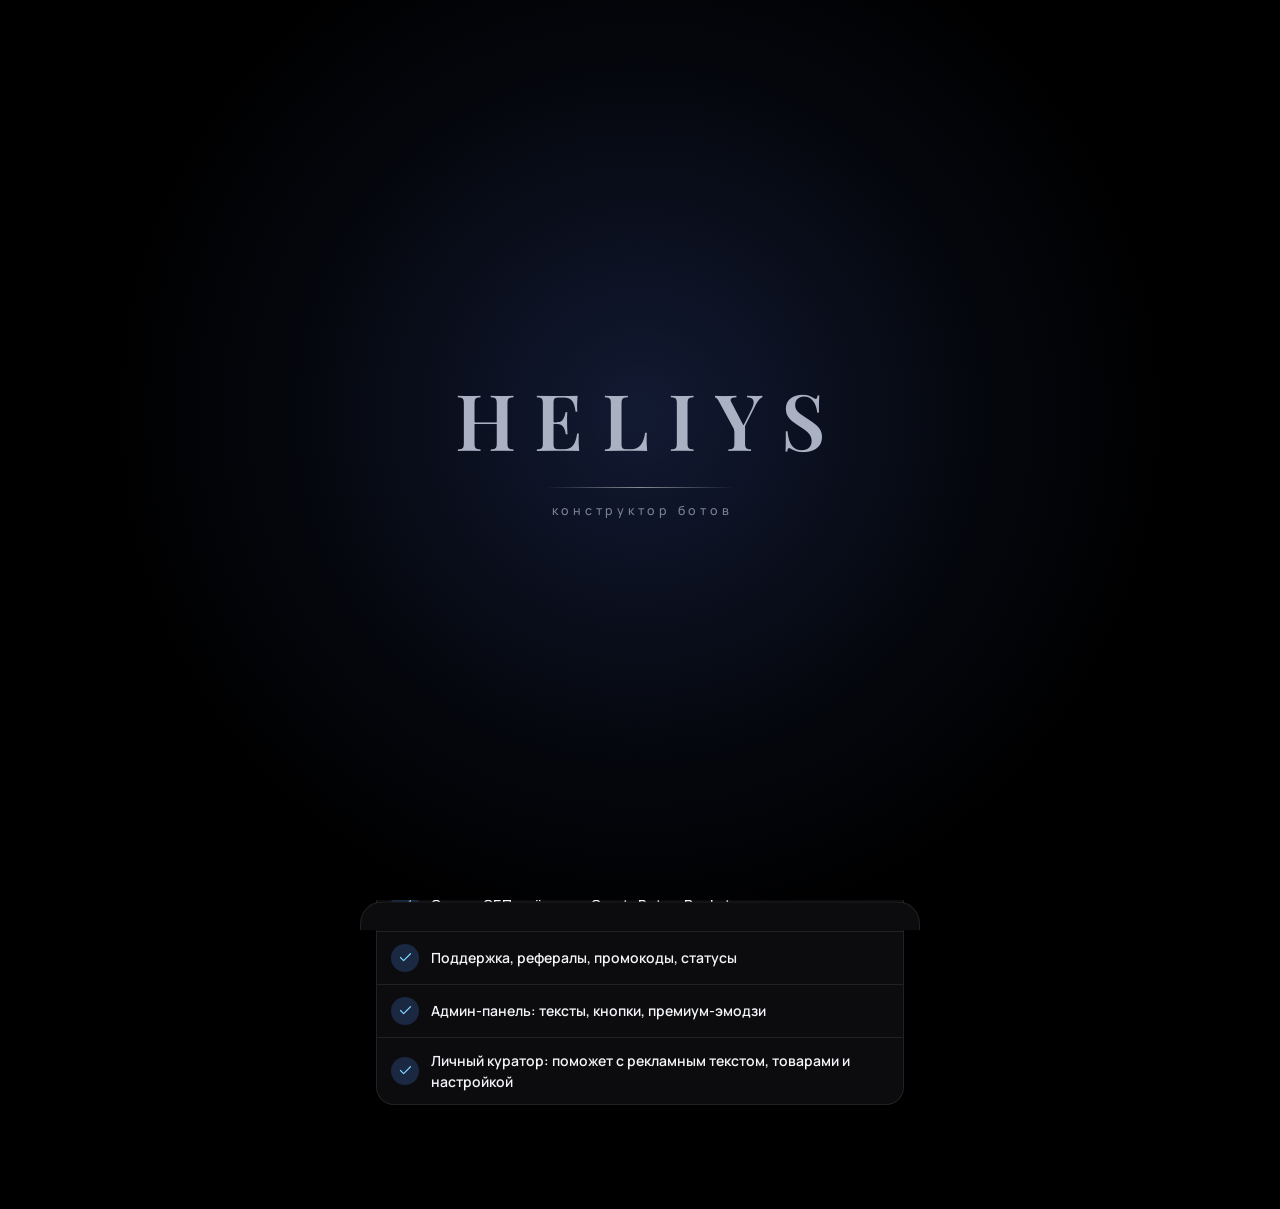
<file: webapp/ctor.html>
<!doctype html>
<html lang="ru" data-theme="dark" style="background:#000">
<head>
<meta charset="utf-8">
<meta name="viewport" content="width=device-width, initial-scale=1, maximum-scale=1, viewport-fit=cover">
<meta name="color-scheme" content="dark">
<title>Конструктор</title>
<script src="https://telegram.org/js/telegram-web-app.js"></script>
<link rel="preconnect" href="https://fonts.googleapis.com">
<link rel="preconnect" href="https://fonts.gstatic.com" crossorigin>
<link href="https://fonts.googleapis.com/css2?family=Manrope:wght@400;500;600;700;800&family=Playfair+Display:wght@600;700&display=swap" rel="stylesheet">
<script>window.__NY_LITE = true;</script>
<style>
/* Мини-приложение конструктора Heliys, премиальный стиль:
   OLED-чёрная тема по умолчанию и белая по выбору, главное действие — белая (чёрная) кнопка, акцент — холодный синий.
   Один запоминающийся элемент — чёрная и белая темы, тихий снег; остальное спокойное. */
:root {
  /* премиальный OLED-чёрный: поверхности чуть светлее фона, границы — волосяные линии, акцент холодный серебристо-синий */
  --accent: #7db2ff; --accent-ink: #04101f; --accent-text: #8dbbff;
  --accent-soft: color-mix(in srgb, var(--accent) 14%, transparent);
  --bg: #000000; --surface: #0c0c0e; --surface-2: #141417; --surface-3: #1e1e23; --line: rgba(255, 255, 255, .09);
  --text: #f4f5f8; --muted: #8d919b;
  --cta: #f4f6fb; --cta-ink: #0a0a0c;
  --fir: #4f8cff;
  --font: "Manrope", -apple-system, BlinkMacSystemFont, "Segoe UI", Roboto, Arial, sans-serif;
  --display: "Playfair Display", Georgia, "Times New Roman", serif;
  --safe-b: env(safe-area-inset-bottom, 0px);
  --r-lg: 18px; --r-md: 12px; --r-sm: 9px;
  --ease: cubic-bezier(.23, 1, .32, 1);
  color-scheme: dark;
}
:root[data-theme="light"] {
  --accent: #2a63d4; --accent-ink: #ffffff; --accent-text: #2a63d4;
  --bg: #f5f6f9; --surface: #ffffff; --surface-2: #eceef3; --surface-3: #dcdfe7; --line: rgba(10, 14, 28, .10);
  --text: #0b0d13; --muted: #5a606c;
  --cta: #0b0d13; --cta-ink: #ffffff;
  color-scheme: light;
}
* { box-sizing: border-box; -webkit-tap-highlight-color: transparent; }
html, body { margin: 0; min-height: 100%; }
body { font: 500 15px/1.5 var(--font); color: var(--text); background: var(--bg); overflow-x: hidden; -webkit-font-smoothing: antialiased; }
button { font: inherit; color: inherit; border: 0; background: none; cursor: pointer; padding: 0; }
input, textarea { font: inherit; color: inherit; }
:focus-visible { outline: 2px solid var(--accent); outline-offset: 2px; }
.ic { width: 20px; height: 20px; flex: none; display: block; }
.ic.sm { width: 16px; height: 16px; }
.wrap { position: relative; max-width: 560px; margin: 0 auto; padding: 22px 16px calc(104px + var(--safe-b)); }
.screen { display: none; }
.screen.on { display: block; animation: rise .22s var(--ease); }
@keyframes rise { from { opacity: 0; transform: translateY(8px); } to { opacity: 1; transform: none; } }
.pe { display: inline-grid; place-items: center; width: 1.25em; height: 1.25em; vertical-align: -0.25em; }
.pe img, .pe video, .pe svg { width: 100%; height: 100%; object-fit: contain; }
h1, h2, h3 { margin: 0; }

/* ---------- главная карточка: тёмное стекло, холодный блик, тонкая верхняя кромка ---------- */
.hero { position: relative; overflow: hidden; isolation: isolate; border-radius: 22px; min-height: 206px; padding: 28px 22px 20px; display: flex; flex-direction: column; color: #f4f6fb;
  background: #050507; border: 1px solid rgba(255, 255, 255, .11); }
.hero::before { content: ""; position: absolute; inset: 0; z-index: -1;
  background: radial-gradient(70% 90% at 100% 0%, rgba(96, 140, 255, .26), transparent 68%), radial-gradient(60% 70% at 0% 100%, rgba(170, 190, 255, .09), transparent 70%); }
.hero::after { content: ""; position: absolute; left: 14%; right: 14%; top: 0; height: 1px; z-index: 1;
  background: linear-gradient(90deg, transparent, rgba(255, 255, 255, .55), transparent); }
.hero-media { position: absolute; inset: 0; z-index: -2; }
.hero-media img, .hero-media video { width: 100%; height: 100%; object-fit: cover; display: block; opacity: .45; }
.hero-title { position: relative; z-index: 2; font: 600 29px/1.12 var(--display); letter-spacing: -.012em; overflow-wrap: break-word; display: -webkit-box; -webkit-line-clamp: 3; -webkit-box-orient: vertical; overflow: hidden; max-width: 17ch; }
.hero-sub { position: relative; z-index: 2; margin-top: 10px; font-size: 14px; color: rgba(236, 240, 250, .72); max-width: 34ch; }
.hero-foot { position: relative; z-index: 3; margin-top: auto; padding-top: 22px; display: flex; align-items: flex-end; justify-content: space-between; gap: 12px; flex-wrap: wrap; }
.hero-price small { display: block; font-size: 12.5px; color: rgba(236, 240, 250, .6); font-weight: 600; }
.hero-price b { font: 600 30px/1.05 var(--display); font-variant-numeric: tabular-nums; }
.hero-price b i { font: 600 17px var(--font); font-style: normal; color: rgba(236, 240, 250, .55); margin-left: 3px; }
.chip-star { display: inline-flex; align-items: center; gap: 6px; height: 32px; padding: 0 12px; border-radius: 999px; background: rgba(255, 255, 255, .06); border: 1px solid rgba(255, 255, 255, .14); font-weight: 700; font-size: 13px; }
.chip-star .ic { color: #9ec3ff; }
@media (prefers-reduced-motion: reduce) { .screen.on { animation: none; } }

/* ---------- блоки ---------- */
.card { background: var(--surface); border: 1px solid var(--line); border-radius: var(--r-lg); }
.section-title { display: flex; align-items: baseline; justify-content: space-between; margin: 26px 2px 12px; font: 600 21px/1.2 var(--display); }
.section-title button { font: 700 13.5px var(--font); color: var(--accent-text); min-height: 32px; padding: 0 4px; }
.pills { display: flex; gap: 8px; flex-wrap: wrap; margin-top: 12px; }
.pill { display: inline-flex; align-items: center; gap: 6px; min-height: 32px; padding: 0 12px; border-radius: 999px; background: var(--surface-2); border: 1px solid var(--line); font-weight: 700; font-size: 13px; }
.pill .ic { width: 15px; height: 15px; }
.pill.acc { background: var(--accent-soft); border-color: color-mix(in srgb, var(--accent) 45%, transparent); color: var(--accent-text); }
.cta { margin-top: 12px; width: 100%; display: flex; align-items: center; gap: 14px; padding: 16px; text-align: left; border-radius: var(--r-lg);
  background: var(--cta); color: var(--cta-ink); transition: transform .16s var(--ease); min-height: 72px; }
.cta:active { transform: scale(.985); }
.cta .ci { width: 46px; height: 46px; border-radius: var(--r-md); display: grid; place-items: center; background: color-mix(in srgb, var(--cta-ink) 10%, transparent); flex: none; }
.cta .ci .ic { width: 24px; height: 24px; }
.cta b { display: block; font: 700 18px/1.2 var(--display); }
.cta span { display: block; font-size: 13px; opacity: .8; margin-top: 3px; font-weight: 600; }
.cta .arrow { margin-left: auto; flex: none; }
.feat { display: flex; align-items: center; gap: 12px; padding: 12px 14px; border-bottom: 1px solid var(--line); font-weight: 600; font-size: 14px; }
.feat:last-child { border-bottom: 0; }
.feat .fi { width: 28px; height: 28px; border-radius: 50%; display: grid; place-items: center; background: color-mix(in srgb, var(--fir) 22%, transparent); color: #7fd4ff; flex: none; }
.feat .fi .ic { width: 15px; height: 15px; }
.bot { display: flex; align-items: center; gap: 12px; padding: 12px 14px; }
.bot + .bot { border-top: 1px solid var(--line); }
.bot .av { width: 42px; height: 42px; border-radius: 50%; display: grid; place-items: center; background: var(--surface-3); color: var(--accent-text); flex: none; }
.bot .av .ic { width: 20px; height: 20px; }
.bot .meta { flex: 1; min-width: 0; }
.bot .meta b { display: block; overflow: hidden; text-overflow: ellipsis; white-space: nowrap; }
.bot .meta small { display: block; color: var(--muted); font-size: 12.5px; line-height: 1.4; }
.st { display: inline-block; width: 8px; height: 8px; border-radius: 50%; margin-right: 6px; background: var(--muted); }
.st.running { background: #3ecf8e; } .st.failed, .st.expired { background: var(--berry); } .st.stopped { background: #e8b84a; }
.bot-actions { display: flex; flex-direction: column; gap: 6px; flex: none; align-items: stretch; }
.bot-actions .row { display: flex; gap: 6px; }
.btn { display: inline-flex; align-items: center; justify-content: center; gap: 8px; min-height: 48px; padding: 0 20px; border-radius: var(--r-md); font-weight: 700; background: var(--cta); color: var(--cta-ink); transition: opacity .15s, transform .16s var(--ease); white-space: nowrap; }
.btn:active { transform: scale(.97); }
.btn:disabled { opacity: .45; }
.btn.sm { min-height: 40px; padding: 0 12px; font-size: 13.5px; border-radius: var(--r-sm); }
.btn.ghost { background: var(--surface-2); color: var(--text); border: 1px solid var(--line); }
.btn.block { width: 100%; }
.empty { padding: 30px 16px; text-align: center; color: var(--muted); }
.empty .ei { margin-bottom: 8px; display: grid; place-items: center; color: var(--accent-text); }
.empty .ei .ic { width: 32px; height: 32px; }
.stagger > * { animation: rise .3s var(--ease) backwards; animation-delay: calc(var(--i, 0) * 45ms); }

/* ---------- профиль ---------- */
.me { display: flex; align-items: center; gap: 14px; padding: 16px; }
.me .av { width: 56px; height: 56px; border-radius: 50%; overflow: hidden; display: grid; place-items: center; background: var(--surface-3); font: 700 20px var(--display); flex: none; }
.me .av img { width: 100%; height: 100%; object-fit: cover; }
.me b { font: 700 18px var(--display); display: block; }
.me small { color: var(--muted); }
.amounts { display: grid; grid-template-columns: repeat(3, minmax(0, 1fr)); gap: 8px; }
.amounts button { min-height: 48px; border-radius: var(--r-md); background: var(--surface-2); border: 1px solid var(--line); font-weight: 700; }
.amounts button.on { border-color: var(--accent); background: var(--accent-soft); color: var(--accent-text); }
.inp { width: 100%; min-height: 48px; border-radius: var(--r-md); border: 1px solid var(--line); background: var(--surface-2); padding: 0 14px; outline: none; font-size: 16px; }
.area { width: 100%; min-height: 104px; border-radius: var(--r-md); border: 1px solid var(--line); background: var(--surface-2); padding: 12px 14px; outline: none; resize: none; font-size: 16px; }
.inp:focus, .area:focus { border-color: var(--accent); }
.hint { color: var(--muted); font-size: 13px; margin: 8px 2px 0; }
.counter { text-align: right; color: var(--muted); font-size: 12px; margin-top: 4px; font-variant-numeric: tabular-nums; }
.stack { display: grid; gap: 8px; }

/* ---------- выбор типа бота ---------- */
.kinds { display: grid; gap: 10px; }
.kind { display: flex; align-items: center; gap: 14px; padding: 14px; width: 100%; text-align: left; border-radius: var(--r-lg); background: var(--surface); border: 1px solid var(--line);
  transition: border-color .15s, transform .16s var(--ease); min-height: 76px; }
.kind:active { transform: scale(.985); }
.kind .ki { width: 46px; height: 46px; border-radius: var(--r-md); display: grid; place-items: center; background: var(--surface-2); color: var(--accent-text); flex: none; }
.kind .ki .ic { width: 23px; height: 23px; }
.kind .kt { flex: 1; min-width: 0; }
.kind .kt b { display: block; font: 600 17px/1.25 var(--display); }
.kind .kt small { display: block; color: var(--muted); font-size: 13px; line-height: 1.4; margin-top: 2px; }
.kind .kp { text-align: right; flex: none; font-weight: 800; font-size: 14px; font-variant-numeric: tabular-nums; }
.kind .kp small { display: block; color: var(--muted); font-weight: 600; font-size: 12px; }
@media (hover: hover) and (pointer: fine) { .kind:hover, .plan:hover, .mode:hover, .sty:hover, .sw:hover { border-color: color-mix(in srgb, var(--accent) 50%, var(--line)); } }

/* ---------- мастер ---------- */
.wz-head { display: flex; align-items: center; gap: 10px; margin-bottom: 14px; }
.wz-head .back { width: 44px; height: 44px; border-radius: 50%; display: grid; place-items: center; background: var(--surface-2); border: 1px solid var(--line); flex: none; }
.progress { flex: 1; display: grid; gap: 4px; }
.progress i { height: 4px; border-radius: 9px; background: var(--surface-3); transition: background .25s; }
.progress i.on { background: var(--accent); }
.wz-step { color: var(--muted); font-weight: 700; font-size: 13px; flex: none; font-variant-numeric: tabular-nums; }
.preview-label { color: var(--muted); font-size: 13px; font-weight: 600; margin: 0 2px 8px; }
.preview .hero { min-height: 190px; padding-top: 36px; }
.preview .hero.pv { border-color: color-mix(in srgb, var(--pc) 40%, var(--line)); background: radial-gradient(90% 70% at 100% 100%, color-mix(in srgb, var(--pc) 30%, transparent), transparent 70%), #0c0c0e; padding: 16px; }
.preview .pv .hero-title { font-size: 20px; }
.pv .badge { display: inline-flex; align-items: center; gap: 6px; height: 30px; padding: 0 12px 0 6px; border-radius: 999px; background: rgba(0, 0, 0, .55); border: 1px solid rgba(255, 255, 255, .14); font-weight: 700; font-size: 13px; white-space: nowrap; }
.pv .badge .bi { width: 22px; height: 22px; display: grid; place-items: center; }
.pv .hero-top { display: flex; align-items: center; gap: 8px; }
.pv .hero-top .hero-title { flex: 1; min-width: 0; }
.pv .hero-bottom { position: absolute; left: 16px; right: 16px; bottom: 14px; display: flex; align-items: flex-end; justify-content: space-between; }
.pv .fake-bal { font: 700 26px/1 var(--display); }
.pv .hero-label { font-size: 12.5px; color: rgba(255, 255, 255, .7); font-weight: 600; }
.pv .fake-btn { height: 34px; padding: 0 14px; border-radius: 10px; display: inline-flex; align-items: center; font-weight: 700; font-size: 13px; background: var(--pc); color: var(--pink); }
.pv .fx { position: absolute; inset: 0; pointer-events: none; overflow: hidden; }
.pv .p { position: absolute; top: -10%; left: var(--x); width: var(--s); height: var(--s); animation: pfall var(--d) linear var(--delay) infinite; opacity: var(--o, .9); }
.pv .p > * { width: 100%; height: 100%; display: block; }
@keyframes pfall { to { top: 110%; } }
.pv .p.up { top: auto; bottom: -10%; animation-name: prise; }
@keyframes prise { to { bottom: 110%; } }
.pv .flake { border-radius: 50%; background: #fff; }
.pv .bat { position: absolute; top: var(--y); left: -12%; width: var(--s); animation: fly var(--d) linear var(--delay) infinite; }
.pv .bat svg { width: 100%; display: block; overflow: visible; }
@keyframes fly { from { left: -14%; } to { left: 112%; } }
.kindpv { display: flex; align-items: center; gap: 14px; padding: 18px; border-radius: 22px; border: 1px solid color-mix(in srgb, var(--accent) 30%, var(--line)); background: linear-gradient(165deg, #060b10, #000 78%); color: #ecf6ff; }
.kindpv .ki { width: 52px; height: 52px; border-radius: 14px; display: grid; place-items: center; background: rgba(92, 200, 255, .16); color: #5cc8ff; flex: none; }
.kindpv .ki .ic { width: 26px; height: 26px; }
.kindpv b { display: block; font: 700 20px/1.2 var(--display); overflow-wrap: anywhere; }
.kindpv small { color: rgba(236, 246, 255, .72); font-size: 13px; }
.chatpv { border-radius: var(--r-md); background: var(--surface); border: 1px solid var(--line); padding: 14px; }
.chatpv .bubble { background: var(--surface-2); border-radius: 14px 14px 14px 4px; padding: 10px 12px; font-size: 13.5px; line-height: 1.45; max-width: 92%; overflow-wrap: anywhere; }
.chatpv .kbd { display: grid; grid-template-columns: repeat(2, minmax(0, 1fr)); gap: 6px; margin-top: 8px; }
.chatpv .kbd span { background: var(--surface-2); border-radius: 10px; padding: 9px 6px; text-align: center; font-size: 12.5px; font-weight: 700; }
.chatpv .kbd .wide { grid-column: 1 / -1; background: color-mix(in srgb, var(--accent) 22%, var(--surface-2)); }
.wz-title { font: 700 23px/1.2 var(--display); margin: 24px 2px 4px; }
.wz-sub { color: var(--muted); margin: 0 2px 16px; font-size: 14px; }
.swatches { display: grid; grid-template-columns: repeat(3, minmax(0, 1fr)); gap: 10px; }
.sw { display: flex; flex-direction: column; align-items: center; gap: 8px; padding: 14px 6px 12px; border-radius: var(--r-md); background: var(--surface); border: 1.5px solid var(--line); font-weight: 700; font-size: 13.5px; transition: border-color .15s, transform .16s var(--ease); min-height: 44px; }
.sw:active { transform: scale(.97); }
.sw i { width: 40px; height: 40px; border-radius: 50%; background: var(--c); box-shadow: inset 0 0 0 1px rgba(255, 255, 255, .18); display: grid; place-items: center; color: #fff; }
.sw.on { border-color: var(--c2, var(--accent)); background: color-mix(in srgb, var(--c2, var(--accent)) 10%, var(--surface)); }
.custom { margin-top: 10px; display: flex; align-items: center; gap: 10px; padding: 12px; }
.custom input[type=color] { width: 46px; height: 46px; border: 0; padding: 0; border-radius: 12px; background: none; flex: none; cursor: pointer; }
.custom input[type=color]::-webkit-color-swatch-wrapper { padding: 0; }
.custom input[type=color]::-webkit-color-swatch { border: 1px solid var(--line); border-radius: 12px; }
.custom .inp { flex: 1; text-transform: lowercase; }
.custom-btn { margin-top: 10px; width: 100%; min-height: 48px; border-radius: var(--r-md); border: 1.5px dashed var(--line); font-weight: 700; display: flex; align-items: center; justify-content: center; gap: 8px; }
.custom-btn.on { border-style: solid; border-color: var(--accent); color: var(--accent-text); }
.styles { display: grid; grid-template-columns: repeat(2, minmax(0, 1fr)); gap: 10px; }
.sty { display: flex; align-items: center; gap: 10px; padding: 12px; border-radius: var(--r-md); background: var(--surface); border: 1.5px solid var(--line); font-weight: 700; font-size: 14px; text-align: left; transition: border-color .15s; min-height: 56px; }
.sty .si { width: 34px; height: 34px; border-radius: 10px; display: grid; place-items: center; background: var(--surface-2); flex: none; }
.sty.on { border-color: var(--accent); background: color-mix(in srgb, var(--accent) 10%, var(--surface)); }
.modes { display: grid; gap: 10px; }
.mode { display: flex; align-items: center; gap: 12px; padding: 14px; border-radius: var(--r-md); background: var(--surface); border: 1.5px solid var(--line); text-align: left; transition: border-color .15s, transform .16s var(--ease); }
.mode:active { transform: scale(.98); }
.mode .mi { width: 44px; height: 44px; border-radius: 12px; display: grid; place-items: center; background: var(--surface-2); color: var(--accent-text); flex: none; }
.mode .mt { flex: 1; min-width: 0; display: flex; flex-direction: column; gap: 3px; }
.mode .mt b { font-size: 15px; }
.mode .mt small { color: var(--muted); font-size: 13px; line-height: 1.35; }
.mode i { width: 24px; height: 24px; border-radius: 50%; border: 1.5px solid var(--line); display: grid; place-items: center; flex: none; color: var(--accent-ink); }
.mode.on { border-color: var(--accent); background: color-mix(in srgb, var(--accent) 10%, var(--surface)); }
.mode.on i { background: var(--accent); border-color: var(--accent); }
.chips { display: flex; flex-wrap: wrap; gap: 8px; margin-top: 12px; }
.chip { padding: 10px 12px; min-height: 40px; border-radius: 12px; background: var(--surface-2); border: 1px solid var(--line); font-weight: 600; font-size: 13px; text-align: left; line-height: 1.35; }
.chip:active { border-color: var(--accent); }
.wz-bar { position: fixed; left: 0; right: 0; bottom: 0; z-index: 20; padding: 10px 16px calc(10px + var(--safe-b)); background: linear-gradient(180deg, transparent, var(--bg) 32%); }
.wz-bar .in { max-width: 560px; margin: 0 auto; display: flex; gap: 8px; }
.wz-bar .btn { flex: 1; min-height: 52px; font-size: 15.5px; }
.wz-done { text-align: center; padding: 48px 12px; }
.wz-done .di { width: 72px; height: 72px; margin: 0 auto 14px; border-radius: 50%; display: grid; place-items: center; background: var(--accent-soft); color: var(--accent-text); }
.wz-done .di .ic { width: 34px; height: 34px; }
.wz-done h2 { font: 700 24px var(--display); margin: 0 0 8px; }
.wz-done p { color: var(--muted); margin: 0 0 20px; }
.steps-left { text-align: left; margin: 0 auto 22px; max-width: 340px; }
.steps-left div { display: flex; gap: 10px; align-items: center; padding: 8px 0; font-weight: 600; }
.steps-left span { width: 26px; height: 26px; border-radius: 50%; display: grid; place-items: center; background: var(--surface-2); border: 1px solid var(--line); font-size: 12.5px; font-weight: 800; flex: none; }

/* ---------- навигация, тосты, листы ---------- */
.nav { position: fixed; left: 0; right: 0; bottom: 0; z-index: 20; padding: 6px 16px calc(6px + var(--safe-b)); background: color-mix(in srgb, var(--bg) 88%, transparent); border-top: 1px solid var(--line); backdrop-filter: blur(14px); -webkit-backdrop-filter: blur(14px); }
.nav .in { max-width: 560px; margin: 0 auto; display: grid; grid-template-columns: repeat(3, 1fr); }
.nav button { position: relative; display: flex; flex-direction: column; align-items: center; justify-content: center; gap: 3px; min-height: 52px; font-size: 11.5px; font-weight: 700; color: var(--muted); transition: color .15s; }
.nav button.on { color: var(--accent-text); }
.nav button.on::before { content: ""; position: absolute; top: -7px; width: 22px; height: 2px; border-radius: 2px; background: var(--accent); }
.nav .ni { width: 24px; height: 24px; display: grid; place-items: center; }
.toast { position: fixed; left: 50%; bottom: calc(100px + var(--safe-b)); transform: translateX(-50%) translateY(16px); z-index: 90; max-width: calc(100% - 32px); padding: 12px 16px; border-radius: var(--r-md); background: var(--surface-3); color: var(--text); border: 1px solid var(--line); font-weight: 600; font-size: 14px; opacity: 0; transition: opacity .2s var(--ease), transform .2s var(--ease); pointer-events: none; }
.toast.on { opacity: 1; transform: translateX(-50%) translateY(0); }
.sheet-bg { position: fixed; inset: 0; z-index: 70; background: rgba(0, 0, 0, .55); opacity: 0; pointer-events: none; transition: opacity .2s; }
.sheet-bg.on { opacity: 1; pointer-events: auto; }
.sheet { position: fixed; left: 0; right: 0; bottom: 0; z-index: 71; max-width: 560px; margin: 0 auto; padding: 10px 18px calc(18px + var(--safe-b)); background: var(--surface); border: 1px solid var(--line); border-bottom: 0; border-radius: 22px 22px 0 0; transform: translateY(105%); transition: transform .28s var(--ease); }
.sheet.on { transform: none; }
.sheet .grab { width: 38px; height: 4px; border-radius: 4px; background: var(--surface-3); margin: 0 auto 14px; }
.sheet h3 { font: 700 21px/1.2 var(--display); margin-bottom: 8px; }
.sheet p { color: var(--muted); margin: 0 0 16px; font-size: 14.5px; }
.loader { display: grid; place-items: center; min-height: 70vh; color: var(--muted); }
.spinner { width: 32px; height: 32px; border-radius: 50%; border: 3px solid var(--surface-3); border-top-color: var(--accent); animation: spin .8s linear infinite; }
@keyframes spin { to { transform: rotate(360deg); } }
.gate { text-align: center; padding: 40px 8px; }
.gate .gi { width: 72px; height: 72px; margin: 0 auto 14px; border-radius: 50%; display: grid; place-items: center; background: var(--accent-soft); color: var(--accent-text); }
.gate .gi .ic { width: 34px; height: 34px; }
.gate h2 { font: 700 23px/1.25 var(--display); margin: 0 0 8px; }
.gate p { color: var(--muted); margin: 0 0 20px; }
.gate .chan { display: flex; align-items: center; gap: 12px; width: 100%; padding: 14px; margin-bottom: 8px; text-align: left; font-weight: 700; }
.gate .chan .ci { width: 38px; height: 38px; border-radius: 50%; display: grid; place-items: center; background: var(--surface-3); flex: none; }
.gate .chan .arrow { margin-left: auto; color: var(--muted); }
.plan-head { font: 700 25px/1.2 var(--display); margin: 10px 2px 16px; }
.plan { width: 100%; display: flex; align-items: center; gap: 14px; padding: 18px 16px; margin-bottom: 12px; text-align: left; min-height: 76px;
  border-radius: var(--r-lg); background: var(--surface); border: 1.5px solid var(--line); transition: border-color .15s, transform .16s var(--ease); }
.plan:active { transform: scale(.985); }
.plan.main { border-color: color-mix(in srgb, var(--accent) 60%, var(--line)); background: linear-gradient(135deg, color-mix(in srgb, var(--accent) 12%, var(--surface)), var(--surface) 70%); }
.plan:disabled { opacity: .45; }
.plan .pi { width: 46px; height: 46px; border-radius: var(--r-md); display: grid; place-items: center; background: var(--accent-soft); color: var(--accent-text); flex: none; }
.plan .pi .ic { width: 23px; height: 23px; }
.plan b { display: block; font: 600 18px/1.2 var(--display); }
.plan small { display: block; color: var(--muted); font-size: 13px; margin-top: 4px; }
.plan .price { margin-left: auto; text-align: right; flex: none; font-weight: 800; font-variant-numeric: tabular-nums; }
.plan .price small { margin-top: 2px; }
.methods { display: flex; flex-wrap: wrap; gap: 6px; margin-top: 8px; }
.methods span { display: inline-flex; align-items: center; gap: 5px; min-height: 28px; padding: 0 10px; border-radius: 99px; background: var(--surface-2); border: 1px solid var(--line); font-size: 12px; font-weight: 700; }
.methods .pe, .methods .ic { width: 15px; height: 15px; }
.err { text-align: center; padding: 60px 20px; color: var(--muted); }
.err b { display: block; color: var(--text); font: 700 20px var(--display); margin-bottom: 8px; }
.link-btn { display: block; width: 100%; text-align: center; padding: 12px; font-weight: 700; color: var(--accent-text); min-height: 44px; }
.tdesc { padding: 16px; margin-bottom: 12px; }
.tdesc .tp { display: flex; align-items: baseline; justify-content: space-between; gap: 10px; margin-bottom: 8px; }
.tdesc .tp b { font: 700 19px var(--display); }
.tdesc .tp span { font-weight: 800; white-space: nowrap; }
.tdesc .tx { font-size: 14px; }
.tdesc .tx blockquote { margin: 8px 0; padding: 8px 12px; border-left: 3px solid var(--accent); background: var(--surface-2); border-radius: 0 10px 10px 0; }
.tdesc .tx i { color: var(--muted); }
.tdesc .btn { margin-top: 10px; }
.faq-item { border-bottom: 1px solid var(--line); }
.faq-item:last-child { border-bottom: 0; }
.faq-item summary { list-style: none; cursor: pointer; padding: 15px 16px; font-weight: 700; display: flex; gap: 10px; align-items: center; min-height: 52px; }
.faq-item summary::-webkit-details-marker { display: none; }
.faq-item summary::after { content: "+"; margin-left: auto; color: var(--muted); font-size: 22px; line-height: 1; transition: transform .2s var(--ease); }
.faq-item[open] summary::after { transform: rotate(45deg); }
.faq-item .a { padding: 0 16px 14px; color: var(--muted); font-size: 14px; }
.search { position: relative; margin-bottom: 12px; }
.search .inp { padding-left: 42px; }
.search .ic { position: absolute; left: 14px; top: 14px; color: var(--muted); }
.chat-box { display: flex; flex-direction: column; gap: 8px; min-height: 40vh; padding: 4px 0 12px; }
.msg { max-width: 82%; padding: 10px 12px; border-radius: 16px; font-size: 14.5px; white-space: pre-wrap; word-wrap: break-word; }
.msg small { display: block; font-size: 11px; opacity: .6; margin-top: 4px; text-align: right; }
.msg.me { align-self: flex-end; background: var(--accent); color: var(--accent-ink); border-bottom-right-radius: 6px; }
.msg.them { align-self: flex-start; background: var(--surface-2); border: 1px solid var(--line); border-bottom-left-radius: 6px; }
.chat-in { position: fixed; left: 0; right: 0; bottom: 0; z-index: 21; padding: 10px 16px calc(10px + var(--safe-b)); background: color-mix(in srgb, var(--bg) 94%, transparent); border-top: 1px solid var(--line); }
.chat-in .in { max-width: 560px; margin: 0 auto; display: flex; gap: 8px; }
.chat-in .inp { flex: 1; }
.chat-in .btn { width: 48px; padding: 0; flex: none; }
.ob { position: fixed; inset: 0; z-index: 80; background: var(--bg); display: flex; flex-direction: column; padding: 24px 20px calc(20px + var(--safe-b)); }
.ob .slides { flex: 1; display: grid; place-items: center; text-align: center; }
.ob .slide { max-width: 360px; animation: rise .28s var(--ease); }
.ob .oi { width: 96px; height: 96px; margin: 0 auto 24px; border-radius: 28px; display: grid; place-items: center; color: var(--accent-text); background: var(--accent-soft); border: 1px solid color-mix(in srgb, var(--accent) 35%, var(--line)); }
.ob .oi .ic { width: 44px; height: 44px; }
.ob h2 { font: 700 27px/1.2 var(--display); margin: 0 0 10px; }
.ob p { color: var(--muted); margin: 0; font-size: 15px; }
.ob .dots { display: flex; justify-content: center; gap: 6px; margin-bottom: 16px; }
.ob .dots i { width: 7px; height: 7px; border-radius: 9px; background: var(--surface-3); transition: width .2s var(--ease), background .2s; }
.ob .dots i.on { width: 22px; background: var(--accent); }
.ob .skip { position: absolute; top: 16px; right: 16px; color: var(--muted); font-weight: 700; padding: 12px; min-height: 44px; }
.ob .btn { min-height: 54px; font-size: 16px; }
/* ---------- мелкий снег (canvas): только в чёрной теме ---------- */
#snow { position: fixed; inset: 0; width: 100%; height: 100%; z-index: 24; pointer-events: none; }
:root[data-theme="light"] #snow { display: none; }
.card { position: relative; }

/* ---------- переключатель темы ---------- */
.theme-seg { display: grid; grid-template-columns: 1fr 1fr; gap: 4px; padding: 4px; border-radius: var(--r-md); background: var(--surface-2); border: 1px solid var(--line); }
.theme-seg button { min-height: 44px; border-radius: 9px; font-weight: 700; display: flex; align-items: center; justify-content: center; gap: 8px; color: var(--muted); transition: background .2s var(--ease), color .2s var(--ease); }
.theme-seg button[aria-pressed="true"] { background: var(--cta); color: var(--cta-ink); }
.iconbtn { width: 40px; height: 40px; border-radius: 50%; display: inline-grid; place-items: center; background: var(--surface-2); border: 1px solid var(--line); flex: none; transition: transform .16s var(--ease); }
.iconbtn:active { transform: scale(.94); }
.topline { display: flex; align-items: center; justify-content: space-between; margin: -4px 0 12px; }
.brandmark { font: 600 17px var(--display); letter-spacing: .24em; padding-left: .24em; }

/* ---------- заставка: строгая типографика, свет проходит по слову один раз ---------- */
.splash { position: fixed; inset: 0; z-index: 300; display: grid; place-items: center; overflow: hidden; cursor: pointer; background: #000;
  transition: opacity .6s var(--ease); }
.splash.out { opacity: 0; pointer-events: none; }
.sp-glow { position: absolute; left: 50%; top: 46%; width: 120vmax; height: 120vmax; transform: translate(-50%, -50%); pointer-events: none; opacity: 0;
  background: radial-gradient(closest-side, rgba(90, 130, 255, .20), rgba(90, 130, 255, .05) 45%, transparent 70%); animation: glowIn 1.8s var(--ease) .1s forwards; }
@keyframes glowIn { to { opacity: 1; } }
.sp-mark { position: relative; text-align: center; }
.sp-word { position: relative; display: flex; justify-content: center; font: 600 clamp(46px, 15.5vw, 78px)/1.05 var(--display); color: #aab1c2; letter-spacing: .42em; padding-left: .42em;
  animation: track 1.9s cubic-bezier(.16, 1, .3, 1) .15s forwards; }
@keyframes track { to { letter-spacing: .24em; padding-left: .24em; } }
.sp-word span { display: block; overflow: hidden; padding-bottom: .08em; }
.sp-word span i { display: block; font-style: normal; transform: translateY(105%); animation: rise-l 1s cubic-bezier(.16, 1, .3, 1) forwards; animation-delay: calc(.3s + var(--i) * .07s); }
@keyframes rise-l { to { transform: none; } }
.sp-shine { position: absolute; inset: 0; display: flex; justify-content: center; color: #fff; pointer-events: none; font: inherit; letter-spacing: inherit; padding-left: inherit;
  -webkit-mask-image: linear-gradient(100deg, transparent 35%, #000 50%, transparent 65%); mask-image: linear-gradient(100deg, transparent 35%, #000 50%, transparent 65%);
  -webkit-mask-size: 260% 100%; mask-size: 260% 100%; -webkit-mask-repeat: no-repeat; mask-repeat: no-repeat; -webkit-mask-position: 140% 0; mask-position: 140% 0;
  animation: sheen 1.5s cubic-bezier(.45, 0, .2, 1) 1.35s forwards, track 1.9s cubic-bezier(.16, 1, .3, 1) .15s forwards; }
.sp-shine span { display: block; padding-bottom: .08em; }
@keyframes sheen { to { -webkit-mask-position: -40% 0; mask-position: -40% 0; } }
.sp-rule { height: 1px; width: 0; margin: 20px auto 0; background: linear-gradient(90deg, transparent, rgba(255, 255, 255, .5), transparent); animation: rule 1.1s var(--ease) 1.2s forwards; }
@keyframes rule { to { width: min(190px, 52vw); } }
.sp-cap { margin-top: 14px; font-size: 12.5px; letter-spacing: .3em; padding-left: .3em; color: #7b8190; opacity: 0; animation: capIn .8s var(--ease) 1.8s forwards; }
@keyframes capIn { from { opacity: 0; transform: translateY(6px); } to { opacity: 1; transform: none; } }
.splash.rm .sp-glow, .splash.rm .sp-word, .splash.rm .sp-word span i, .splash.rm .sp-rule, .splash.rm .sp-cap { animation: none; opacity: 1; transform: none; }
.splash.rm .sp-word { letter-spacing: .24em; padding-left: .24em; }
.splash.rm .sp-rule { width: min(190px, 52vw); }
.splash.rm .sp-shine { display: none; }
</style>
</head>
<body>
<div class="wrap">
  <div id="loader" class="loader"><div class="spinner"></div></div>
  <section class="screen" id="s-home"></section>
  <section class="screen" id="s-bots"></section>
  <section class="screen" id="s-profile"></section>
  <section class="screen" id="s-kind"></section>
  <section class="screen" id="s-plan"></section>
  <section class="screen" id="s-wizard"></section>
  <section class="screen" id="s-tariffs"></section>
  <section class="screen" id="s-faq"></section>
  <section class="screen" id="s-chat"></section>
  <section class="screen" id="s-error"></section>
</div>
<div class="chat-in" id="chatin" hidden><div class="in"><input class="inp" id="chatInp" maxlength="2000" autocomplete="off"><button class="btn" id="chatSend" aria-label="Отправить"></button></div></div>
<nav class="nav" id="nav" hidden></nav>
<div class="wz-bar" id="wzbar" hidden><div class="in"></div></div>
<div class="sheet-bg" id="sheetBg"></div>
<div class="sheet" id="sheet" role="dialog" aria-modal="true"></div>
<div class="toast" id="toast" role="status"></div>
<script>
"use strict";
const tg = window.Telegram && window.Telegram.WebApp;
const DEMO = !(tg && tg.initData) || location.hash === "#demo";
const S = { tab: "home", app: null, user: null, wz: null, emoji: {}, topupAmount: null, kind: null, kinds: [], swap: { on: false, price: 50 } };
const $ = (s, r = document) => r.querySelector(s);
const esc = (s) => String(s == null ? "" : s).replace(/[&<>"']/g, (c) => ({ "&": "&amp;", "<": "&lt;", ">": "&gt;", '"': "&quot;", "'": "&#39;" }[c]));
const plain = (s) => String(s || "").replace(/<[^>]+>/g, "");
const money = (v) => { v = Math.round((+v || 0) * 100) / 100; return (Number.isInteger(v) ? v.toLocaleString("ru-RU") : v.toLocaleString("ru-RU", { minimumFractionDigits: 2, maximumFractionDigits: 2 })) + " ₽"; };
const T = (k) => (S.app && S.app.texts[k]) || "";
function haptic(kind = "light") { try { tg && tg.HapticFeedback && (kind === "ok" ? tg.HapticFeedback.notificationOccurred("success") : kind === "err" ? tg.HapticFeedback.notificationOccurred("error") : tg.HapticFeedback.impactOccurred(kind)); } catch (e) {} }
function toast(msg) { const t = $("#toast"); t.textContent = msg; t.classList.add("on"); clearTimeout(toast.t); toast.t = setTimeout(() => t.classList.remove("on"), 2600); }
function inkFor(hex) {
  const h = String(hex || "#5cc8ff").replace("#", ""); const n = parseInt(h.length === 3 ? h.split("").map((c) => c + c).join("") : h, 16);
  return (0.299 * ((n >> 16) & 255) + 0.587 * ((n >> 8) & 255) + 0.114 * (n & 255)) > 150 ? "#140a02" : "#ffffff";
}
function setAccent(hex) { const r = document.documentElement.style; r.setProperty("--accent", hex); r.setProperty("--accent-ink", inkFor(hex)); }
/* ---------- тема: чёрная по умолчанию, пользователь выбирает сам (запоминается) ---------- */
function getTheme() { try { const v = localStorage.getItem("ctor_theme"); if (v === "light" || v === "dark") return v; } catch (e) {} return "dark"; }
function defaultAccent() { return getTheme() === "light" ? "#2a63d4" : "#7db2ff"; }
function applyTheme() {
  const th = getTheme();
  document.documentElement.dataset.theme = th;
  const bg = th === "light" ? "#f5f6f9" : "#000000";
  try { if (tg) { tg.setHeaderColor && tg.setHeaderColor(bg); tg.setBackgroundColor && tg.setBackgroundColor(bg); tg.setBottomBarColor && tg.setBottomBarColor(bg); } } catch (e) {}
  if (S.tab !== "wizard") setAccent(defaultAccent());
}
function setTheme(th) {
  try { localStorage.setItem("ctor_theme", th); } catch (e) {}
  applyTheme(); haptic();
  if (S.app) { if (S.tab === "profile") renderProfile(); }
}
applyTheme();

/* ---------- иконки (линейные, один набор) ---------- */
const ICONS = {
  home: '<path d="m3 9 9-7 9 7v11a2 2 0 0 1-2 2H5a2 2 0 0 1-2-2z"/><path d="M9 22V12h6v10"/>',
  bot: '<rect x="4" y="7" width="16" height="13" rx="3"/><path d="M12 3v4M9 13h.01M15 13h.01M9 17h6"/>',
  user: '<circle cx="12" cy="8" r="4"/><path d="M4 21v-1a6 6 0 0 1 6-6h4a6 6 0 0 1 6 6v1"/>',
  plus: '<path d="M12 5v14M5 12h14"/>',
  left: '<path d="m15 18-6-6 6-6"/>', right: '<path d="m9 18 6-6-6-6"/>', check: '<path d="M20 6 9 17l-5-5"/>',
  chat: '<path d="M21 15a2 2 0 0 1-2 2H7l-4 4V5a2 2 0 0 1 2-2h14a2 2 0 0 1 2 2z"/>',
  card: '<rect x="2" y="5" width="20" height="14" rx="2"/><path d="M2 10h20"/>',
  spark: '<path d="M9.94 15.5A2 2 0 0 0 8.5 14.06l-6.13-1.58a.5.5 0 0 1 0-.96L8.5 9.94A2 2 0 0 0 9.94 8.5l1.58-6.13a.5.5 0 0 1 .96 0L14.06 8.5A2 2 0 0 0 15.5 9.94l6.13 1.58a.5.5 0 0 1 0 .96L15.5 14.06a2 2 0 0 0-1.44 1.44l-1.58 6.13a.5.5 0 0 1-.96 0z"/>',
  gift: '<rect x="3" y="8" width="18" height="4" rx="1"/><path d="M12 8v13"/><path d="M19 12v7a2 2 0 0 1-2 2H7a2 2 0 0 1-2-2v-7"/><path d="M7.5 8a2.5 2.5 0 0 1 0-5C10 3 12 8 12 8s2-5 4.5-5a2.5 2.5 0 0 1 0 5"/>',
  palette: '<circle cx="13.5" cy="6.5" r="1"/><circle cx="17.5" cy="10.5" r="1"/><circle cx="8.5" cy="7.5" r="1"/><circle cx="6.5" cy="12.5" r="1"/><path d="M12 2a10 10 0 0 0 0 20c1.1 0 2-.9 2-2 0-.5-.2-1-.5-1.3-.3-.4-.5-.8-.5-1.3 0-1.1.9-2 2-2h2.3A5.7 5.7 0 0 0 22 9.7C22 5.4 17.5 2 12 2z"/>',
  send: '<path d="m22 2-7 20-4-9-9-4z"/><path d="M22 2 11 13"/>',
  search: '<circle cx="11" cy="11" r="7"/><path d="m21 21-4.3-4.3"/>',
  help: '<circle cx="12" cy="12" r="10"/><path d="M9.1 9a3 3 0 0 1 5.8 1c0 2-3 3-3 3M12 17h.01"/>',
  book: '<path d="M4 19.5A2.5 2.5 0 0 1 6.5 17H20V3H6.5A2.5 2.5 0 0 0 4 5.5z"/><path d="M4 19.5A2.5 2.5 0 0 0 6.5 22H20v-5"/>',
  store: '<path d="M3 9l1.5-5h15L21 9"/><path d="M4 9v11h16V9"/><path d="M10 20v-5h4v5"/>',
  megaphone: '<path d="m3 11 18-5v12L3 14v-3z"/><path d="M11.6 16.8a3 3 0 1 1-5.8-1.6"/>',
  star: '<path d="M12 2l3.09 6.26L22 9.27l-5 4.87 1.18 6.88L12 17.77l-6.18 3.25L7 14.14 2 9.27l6.91-1.01z"/>',
  gem: '<path d="M6 3h12l4 6-10 12L2 9zM2 9h20M12 21L8 9l4-6 4 6z"/>',
  bank: '<path d="M3 21h18M5 21V10M19 21V10M9 21V10M15 21V10M2 10l10-7 10 7z"/>',
  bag: '<path d="M6 2 3 6v14a2 2 0 0 0 2 2h14a2 2 0 0 0 2-2V6l-3-4z"/><path d="M3 6h18"/><path d="M16 10a4 4 0 0 1-8 0"/>',
  bolt: '<path d="M13 2 3 14h9l-1 8 10-12h-9z"/>',
  dice: '<rect x="3" y="3" width="18" height="18" rx="3"/><path d="M8 8h.01M16 8h.01M12 12h.01M8 16h.01M16 16h.01"/>',
  users: '<path d="M17 21v-2a4 4 0 0 0-4-4H5a4 4 0 0 0-4 4v2"/><circle cx="9" cy="7" r="4"/><path d="M23 21v-2a4 4 0 0 0-3-3.87M16 3.13a4 4 0 0 1 0 7.75"/>',
  target: '<circle cx="12" cy="12" r="10"/><circle cx="12" cy="12" r="6"/><circle cx="12" cy="12" r="2"/>',
  eye: '<path d="M2 12s3.6-7 10-7 10 7 10 7-3.6 7-10 7S2 12 2 12z"/><circle cx="12" cy="12" r="3"/>',
  phone: '<rect x="6" y="2" width="12" height="20" rx="3"/><path d="M11 18h2"/>',
  key: '<circle cx="8" cy="15" r="4"/><path d="m10.8 12.2 8.7-8.7M16 7l3 3"/>',
  tree: '<path d="M12 2 6 10h3l-4 6h4l-3 4h12l-3-4h4l-4-6h3z"/><path d="M12 20v2"/>',
  snow: '<path d="M12 2v20M4.2 7l15.6 10M4.2 17 19.8 7M9 3.5l3 2.5 3-2.5M9 20.5l3-2.5 3 2.5"/>',
  sun: '<circle cx="12" cy="12" r="4"/><path d="M12 2v2M12 20v2M4.9 4.9l1.4 1.4M17.7 17.7l1.4 1.4M2 12h2M20 12h2M4.9 19.1l1.4-1.4M17.7 6.3l1.4-1.4"/>',
  moon: '<path d="M21 12.8A9 9 0 1 1 11.2 3a7 7 0 0 0 9.8 9.8z"/>',
  headset: '<path d="M4 14v-2a8 8 0 0 1 16 0v2"/><rect x="2" y="14" width="5" height="6" rx="2"/><rect x="17" y="14" width="5" height="6" rx="2"/><path d="M20 20c0 1.5-2 2-5 2h-2"/>',
};
const svg = (n, cls = "") => `<svg class="ic ${cls}" viewBox="0 0 24 24" fill="none" stroke="currentColor" stroke-width="1.9" stroke-linecap="round" stroke-linejoin="round" aria-hidden="true">${ICONS[n] || ""}</svg>`;
const SLOT_SVG = { create: "bot", bots: "bot", topup: "card", support: "chat", feat: "check", trial: "gift", home: "home", profile: "user",
  buy: "card", stars: "star", crypto: "gem", sbp: "bank" };
const KIND_ICON = { shop: "bag", casino: "dice", chat: "users", autopost: "megaphone", savemod: "eye" };
function ic(slot) {
  const i = S.app && S.app.icons[slot];
  if (i && i.id) return `<span class="pe" data-eid="${esc(i.id)}">${esc(i.e)}</span>`;
  return SLOT_SVG[slot] ? svg(SLOT_SVG[slot]) : esc((i && i.e) || "");
}

/* ---------- премиум-эмодзи ---------- */
let lottieP = null;
function loadLottie() {
  if (window.lottie) return Promise.resolve(window.lottie);
  if (!lottieP) lottieP = new Promise((res, rej) => { const s = document.createElement("script"); s.src = "https://cdnjs.cloudflare.com/ajax/libs/lottie-web/5.12.2/lottie_light.min.js"; s.onload = () => res(window.lottie); s.onerror = rej; document.head.appendChild(s); });
  return lottieP;
}
async function hydrateEmoji(root = document) {
  root.querySelectorAll("tg-emoji[emoji-id]").forEach((el) => { const sp = document.createElement("span"); sp.className = "pe"; sp.dataset.eid = el.getAttribute("emoji-id"); sp.textContent = el.textContent; el.replaceWith(sp); });
  const els = [...root.querySelectorAll(".pe[data-eid]:not([data-done])")];
  if (!els.length || DEMO) return;
  const need = [...new Set(els.map((e) => e.dataset.eid))].filter((id) => !(id in S.emoji));
  if (need.length) {
    try { Object.assign(S.emoji, await (await fetch("/api/emoji?ids=" + need.join(","))).json()); } catch (e) {}
    need.forEach((id) => { if (!(id in S.emoji)) S.emoji[id] = null; });
  }
  for (const el of els) {
    const info = S.emoji[el.dataset.eid]; el.dataset.done = "1";
    if (!info) continue;
    const url = "/" + info.url;
    if (info.type === "image") el.innerHTML = `<img src="${url}" alt="">`;
    else if (info.type === "video") el.innerHTML = `<video src="${url}" ${info.thumb ? `poster="/${info.thumb}"` : ""} autoplay loop muted playsinline></video>`;
    else { try { const lottie = await loadLottie(); el.textContent = ""; lottie.loadAnimation({ container: el, renderer: "svg", loop: true, autoplay: true, path: url }); } catch (e) {} }
  }
}

/* ---------- значки стилей витрины магазина (для шага «Стиль» и предпросмотра) ---------- */
const PUMPKIN = `<svg viewBox="0 0 64 64" width="22" height="22" aria-hidden="true"><path d="M31 13c-1-5 2-9 7-10l1.5 3.3c-3.4.8-4.6 3.3-4 6.7z" fill="#5c8a2c"/><ellipse cx="19" cy="37" rx="14" ry="19" fill="#e8620c"/><ellipse cx="45" cy="37" rx="14" ry="19" fill="#e8620c"/><ellipse cx="32" cy="36" rx="15" ry="21" fill="#ff8a1f"/><g fill="#ffe066"><path d="M18 30l7 2-5 5z"/><path d="M46 30l-7 2 5 5z"/><path d="M17 42c4 5 9 7 15 7s11-2 15-7l-4 1-2 3-3-2-3 3-3-3-3 3-3-3-3 2-2-3z"/></g></svg>`;
const BAT = `<svg viewBox="0 0 64 30" aria-hidden="true"><g fill="#ff7a1a"><path d="M30 14C24 4 12 1 1 7c6 1 8.5 4 7.5 8.5 4-3.2 8.5-2.2 10.5 1.8 3-3.8 7-3.6 11 .7z"/><path d="M34 14c6-10 18-13 29-7-6 1-8.5 4-7.5 8.5-4-3.2-8.5-2.2-10.5 1.8-3-3.8-7-3.6-11 .7z"/><ellipse cx="32" cy="16" rx="4.4" ry="6.5"/></g></svg>`;
const SEASON_ICON = {
  halloween: PUMPKIN,
  newyear: `<svg viewBox="0 0 64 64" width="22" height="22"><path d="M32 4l8 14h-4l9 13h-5l10 15H14l10-15h-5l9-13h-4z" fill="#2fbf71"/><rect x="28" y="46" width="8" height="10" rx="2" fill="#8d5a2b"/><circle cx="27" cy="25" r="2.4" fill="#ffd54a"/><circle cx="38" cy="34" r="2.4" fill="#ff5d73"/><circle cx="24" cy="41" r="2.4" fill="#4fc3ff"/><path d="M32 1l2 4 4 .5-3 3 .8 4-3.8-2-3.8 2 .8-4-3-3 4-.5z" fill="#ffd54a"/></svg>`,
  winter: `<svg viewBox="0 0 64 64" width="22" height="22"><g stroke="#bfe8ff" stroke-width="4" stroke-linecap="round"><path d="M32 4v56M8 18l48 28M8 46l48-28"/></g></svg>`,
  autumn: `<svg viewBox="0 0 64 64" width="22" height="22"><path d="M32 4c6 8 18 10 22 6-1 8 2 14 6 16-6 3-8 9-6 14-7-2-13 2-16 8-2-6-8-9-14-8 2-5 0-11-6-14 4-2 7-8 6-16 4 4 13 2 8-6z" fill="#ff8a1f"/><path d="M32 60V18" stroke="#8d4a12" stroke-width="3"/></svg>`,
  spring: `<svg viewBox="0 0 64 64" width="22" height="22"><g fill="#ff8fc0"><ellipse cx="32" cy="16" rx="9" ry="13"/><ellipse cx="32" cy="48" rx="9" ry="13"/><ellipse cx="16" cy="32" rx="13" ry="9"/><ellipse cx="48" cy="32" rx="13" ry="9"/></g><circle cx="32" cy="32" r="8" fill="#ffd54a"/></svg>`,
  summer: `<svg viewBox="0 0 64 64" width="22" height="22"><g stroke="#ffc531" stroke-width="5" stroke-linecap="round"><path d="M32 3v9M32 52v9M3 32h9M52 32h9M11 11l6 6M47 47l6 6M11 53l6-6M47 17l6-6"/></g><circle cx="32" cy="32" r="13" fill="#ffd54a"/></svg>`,
  valentine: `<svg viewBox="0 0 64 64" width="22" height="22"><path d="M32 56S6 40 6 22C6 13 13 7 21 7c5 0 9 3 11 7 2-4 6-7 11-7 8 0 15 6 15 15 0 18-26 34-26 34z" fill="#ff4d6d"/></svg>`,
};
const rnd = (a, b) => a + Math.random() * (b - a);
function previewFx(season) {
  const out = [];
  if (season === "halloween") for (let i = 0; i < 3; i++) { const d = rnd(9, 16); out.push(`<div class="bat" style="--y:${rnd(22, 52)}%;--s:${rnd(30, 46)}px;--d:${d}s;--delay:${-rnd(0, d)}s">${BAT}</div>`); }
  else if (season === "newyear" || season === "winter") for (let i = 0; i < 16; i++) { const d = rnd(6, 13); out.push(`<div class="p" style="--x:${rnd(0, 100)}%;--s:${rnd(3, 7)}px;--d:${d}s;--delay:${-rnd(0, d)}s;--o:${rnd(.5, 1)}"><i class="flake"></i></div>`); }
  return out.join("");
}
/* ===================== снег на canvas: три слоя глубины, ветер, лёгкое качание ===================== */
const SnowFx = (() => {
  let cv, ctx, W = 0, H = 0, flakes = [], raf = 0, last = 0, t = 0;
  const RM = window.matchMedia && matchMedia("(prefers-reduced-motion: reduce)").matches;
  const dpr = Math.min(window.devicePixelRatio || 1, 2);
  const sprites = {};
  function sprite(r, a, soft) {
    const k = r + "_" + a;
    if (sprites[k]) return sprites[k];
    const d = Math.ceil(r * 2 + 4), c = document.createElement("canvas");
    c.width = c.height = d * dpr;
    const x = c.getContext("2d"); x.scale(dpr, dpr);
    const g = x.createRadialGradient(d / 2, d / 2, 0, d / 2, d / 2, r);
    g.addColorStop(0, `rgba(255,255,255,${a})`); g.addColorStop(soft ? .35 : .6, `rgba(255,255,255,${a * (soft ? .55 : .85)})`); g.addColorStop(1, "rgba(255,255,255,0)");
    x.fillStyle = g; x.beginPath(); x.arc(d / 2, d / 2, r, 0, 7); x.fill();
    return (sprites[k] = { c, d });
  }
  const LAYERS = [ // тихий снег: мелкие хлопья в два слоя, чтобы он оставался фоном и не спорил с интерфейсом
    { r: [1.0, 1.7], v: [14, 26], a: .5, n: 34, sway: 5, soft: false },
    { r: [1.8, 2.7], v: [28, 44], a: .65, n: 14, sway: 10, soft: false },
  ];
  function build() {
    W = innerWidth; H = innerHeight;
    cv.width = W * dpr; cv.height = H * dpr; ctx.setTransform(dpr, 0, 0, dpr, 0, 0);
    const area = Math.min(Math.max((W * H) / (390 * 844), .7), 1.7), perf = (navigator.hardwareConcurrency || 8) <= 4 ? .7 : 1;
    flakes = [];
    LAYERS.forEach((L, li) => {
      const n = Math.round(L.n * area * perf * (RM ? .4 : 1));
      for (let i = 0; i < n; i++) {
        const r = rnd(L.r[0], L.r[1]);
        flakes.push({ x: rnd(0, W), y: rnd(0, H), r, v: rnd(L.v[0], L.v[1]), a: L.a, ph: rnd(0, 6.28), fq: rnd(.4, 1.1), sw: L.sway, s: sprite(Math.round(r * 2) / 2, L.a, L.soft) });
      }
    });
  }
  function draw() { ctx.clearRect(0, 0, W, H); for (const f of flakes) ctx.drawImage(f.s.c, f.x - f.s.d / 2, f.y - f.s.d / 2, f.s.d, f.s.d); }
  function frame(now) {
    raf = requestAnimationFrame(frame);
    if (document.hidden || document.documentElement.dataset.theme === "light") { last = now; return; }
    const dt = Math.min((now - last) / 1000, .05); last = now; t += dt;
    const gust = Math.sin(t * .23) * 16 + Math.sin(t * .071) * 9;
    for (const f of flakes) {
      f.y += f.v * dt; f.x += (gust * (f.r / 4) + Math.sin(t * f.fq + f.ph) * f.sw) * dt;
      if (f.y - f.s.d > H) { f.y = -f.s.d; f.x = rnd(0, W); }
      if (f.x < -20) f.x = W + 20; else if (f.x > W + 20) f.x = -20;
    }
    draw();
  }
  return {
    start() {
      cv = document.createElement("canvas"); cv.id = "snow"; cv.setAttribute("aria-hidden", "true"); document.body.appendChild(cv);
      ctx = cv.getContext("2d"); build();
      let rt = 0; addEventListener("resize", () => { clearTimeout(rt); rt = setTimeout(() => { build(); if (RM) draw(); }, 150); });
      if (RM) draw(); else raf = requestAnimationFrame((n) => { last = n; frame(n); });
    },
  };
})();

/* ---------- API ---------- */
async function api(path, body) {
  if (DEMO) return demoApi(path, body);
  const r = await fetch("/c/api/" + path, { method: body ? "POST" : "GET", headers: { "X-Init-Data": tg.initData, "Content-Type": "application/json" }, body: body ? JSON.stringify(body) : undefined });
  let data = {};
  try { data = await r.json(); } catch (e) {}
  if (!r.ok || data.ok === false) { const e = new Error(data.message || "Ошибка, попробуйте ещё раз"); e.data = data; throw e; }
  return data;
}

/* ---------- навигация ---------- */
const TABS = [["home", "home", "app_home"], ["bots", "bots", "app_bots"], ["profile", "profile", "app_profile"]];
function renderNav() {
  const nav = $("#nav");
  nav.hidden = ["wizard", "plan", "chat", "tariffs", "kind"].includes(S.tab);
  nav.innerHTML = '<div class="in">' + TABS.map(([id, icon, txt]) => `<button data-tab="${id}" class="${S.tab === id ? "on" : ""}"><span class="ni">${ic(icon)}</span><span>${T(txt)}</span></button>`).join("") + "</div>";
  hydrateEmoji(nav);
}
function show(id) {
  document.querySelectorAll(".screen").forEach((s) => s.classList.toggle("on", s.id === "s-" + id));
  window.scrollTo(0, 0);
}
function go(tab) {
  S.prevTab = S.tab;
  S.tab = tab;
  $("#wzbar").hidden = tab !== "wizard";
  $("#chatin").hidden = tab !== "chat";
  clearInterval(S.chatTimer);
  if (tab !== "wizard") setAccent(defaultAccent());
  if (tab === "home") renderHome(); else if (tab === "bots") renderBots(); else if (tab === "profile") renderProfile(); else if (tab === "kind") renderKinds(); else if (tab === "plan") renderPlan(); else if (tab === "wizard") renderWizard();
  else if (tab === "tariffs") renderTariffs(); else if (tab === "faq") renderFaq(); else if (tab === "chat") { renderChat(); S.chatTimer = setInterval(pollChat, 5000); }
  renderNav(); show(tab);
  try { if (tg && tg.BackButton) tab === "home" ? tg.BackButton.hide() : tg.BackButton.show(); } catch (e) {}
}
function sheet(html) { $("#sheet").innerHTML = `<div class="grab"></div>${html}`; $("#sheet").classList.add("on"); $("#sheetBg").classList.add("on"); }
function closeSheet() { $("#sheet").classList.remove("on"); $("#sheetBg").classList.remove("on"); }

/* ---------- главная ---------- */
function minPrice() { const ps = S.kinds.map((k) => k.min_price).filter((x) => x > 0); return ps.length ? Math.min(...ps) : (S.min_price || S.price); }
function heroHtml() {
  const a = S.app;
  const bg = a.bg ? (a.bg.type === "video" ? `<video src="${esc(a.bg.url)}" autoplay loop muted playsinline></video>` : `<img src="${esc(a.bg.url)}" alt="">`) : "";
  const [whole, frac] = String(Math.round(minPrice() * 100) / 100).split(".");
  return `<div class="hero"><div class="hero-media">${bg}</div>
    <h1 class="hero-title">${T("app_title")}</h1>
    <div class="hero-sub">${T("app_sub")}</div>
    <div class="hero-foot"><div class="hero-price"><small>${T("app_price_label") || T("app_plan_buy")}</small><b>${Number(whole).toLocaleString("ru-RU")}${frac ? "," + frac : ""}<i>₽</i></b></div>
      ${S.pay.stars ? `<span class="chip-star">${svg("star", "sm")} ${S.pay.stars}</span>` : ""}</div></div>`;
}
function pillsHtml() {
  const out = [];
  if (S.trial.on) out.push(`<span class="pill acc">${svg("gift")} ${T("app_trial")}</span>`);
  out.push(`<span class="pill">${T("app_price")}</span>`);
  return `<div class="pills">${out.join("")}</div>`;
}
function kindIcon(k) { return svg(KIND_ICON[k] || "bot"); }
function botRow(b) {
  const sub = esc(b.plan_text || (b.trial_until ? `до ${b.trial_until}` : ""));
  const kn = b.kind_name ? esc(plain(b.kind_name).replace(/^\S+\s/, "")) + " · " : "";
  return `<div class="bot"><span class="av">${kindIcon(b.kind)}</span><div class="meta"><b>@${esc(b.username || "—")}${b.verified ? " " + svg("check", "sm") : ""}</b><small><i class="st ${esc(b.status)}"></i>${esc(b.status_text)} · ${kn}${sub}</small></div>
    <div class="bot-actions">${b.can_buy ? `<button class="btn sm" data-buy="${b.id}">Продлить</button>` : ""}
      <div class="row">${b.can_swap && S.swap.on ? `<button class="btn sm ghost" data-swap="${b.id}" aria-label="Сменить бота">${svg("key", "sm")}</button>` : ""}${b.status === "running" && b.username ? `<button class="btn sm ghost" data-open="${esc(b.username)}" aria-label="Открыть">${svg("right", "sm")}</button>` : ""}</div></div></div>`;
}
function renderHome() {
  const feats = [1, 2, 3, 4, 5, 6].map((n) => T("app_feat" + n)).filter((f) => plain(f).trim());
  const bots = S.bots.slice(0, 3);
  $("#s-home").innerHTML = `<div class="topline"><span class="brandmark">HELIYS</span><button class="iconbtn" data-theme-toggle aria-label="Сменить тему">${svg(getTheme() === "light" ? "moon" : "sun", "sm")}</button></div>` + heroHtml() + pillsHtml() + `
    <button class="cta" data-act="create"><span class="ci">${ic("create")}</span><span><b>${T("app_create")}</b><span>${T("app_create_sub")}</span></span><span class="arrow">${svg("right")}</span></button>
    ${bots.length ? `<div class="section-title">${T("app_bots")}<button data-tab="bots">Все</button></div><div class="card">${bots.map(botRow).join("")}</div>` : ""}
    ${feats.length ? `<div class="section-title">${T("app_feat_title")}</div><div class="card stagger">${feats.map((f, i) => `<div class="feat" style="--i:${i}"><span class="fi">${ic("feat")}</span><span>${f}</span></div>`).join("")}</div>` : ""}`;
  hydrateEmoji($("#s-home"));
}

/* ---------- мои боты ---------- */
function renderBots() {
  $("#s-bots").innerHTML = `<div class="section-title" style="margin-top:6px">${T("app_bots")}</div>` + (S.bots.length
    ? `<div class="card">${S.bots.map(botRow).join("")}</div><p class="hint">Настройки, товары и оплату меняй в самом боте: открой его и отправь /admin. Кнопка с ключом — подключить другого Telegram-бота (${S.swap.price ? "платно, " + money(S.swap.price) : "бесплатно"}).</p>`
    : `<div class="card empty"><div class="ei">${svg("bot")}</div>${T("app_no_bots")}</div>`)
    + `<button class="btn block" style="margin-top:14px" data-act="create">${svg("plus", "sm")} ${T("app_create")}</button>`;
  hydrateEmoji($("#s-bots"));
}

/* ---------- профиль ---------- */
function renderProfile() {
  const u = S.user;
  const av = u.photo_url ? `<img src="${esc(u.photo_url)}" alt="">` : esc((u.first_name || "U").slice(0, 1).toUpperCase());
  $("#s-profile").innerHTML = `<div class="card me"><span class="av">${av}</span><div><b>${esc(u.first_name || "")}</b><small>${u.username ? "@" + esc(u.username) : "ID " + u.id}</small></div>
      ${u.balance > 0 ? `<div style="margin-left:auto;text-align:right"><small>${T("app_balance")}</small><b>${money(u.balance)}</b></div>` : ""}</div>
    <div class="section-title">Оформление</div>
    <div class="theme-seg" role="group" aria-label="Тема"><button data-theme-set="dark" aria-pressed="${getTheme() === "dark"}">${svg("moon", "sm")} Чёрная</button><button data-theme-set="light" aria-pressed="${getTheme() === "light"}">${svg("sun", "sm")} Белая</button></div>
    <div class="section-title">${T("app_bots")}</div>
    <button class="btn block ghost" data-tab="bots">${svg("bot", "sm")} ${T("app_bots")} · ${S.bots.length}</button>
    <div class="section-title">${T("app_tariffs")}</div>
    <button class="btn block ghost" data-tab="tariffs">${svg("gem", "sm")} ${T("app_tariffs_more")}</button>
    <div class="section-title">${T("app_support")}</div>
    <div class="stack">
      <button class="btn block" data-tab="chat">${svg("chat", "sm")} ${T("app_chat")}</button>
      <button class="btn block ghost" data-tab="faq">${svg("help", "sm")} ${T("app_faq")}</button>
      ${S.course ? `<button class="btn block ghost" data-act="course">${svg("book", "sm")} ${T("app_course")}</button>` : ""}
      <button class="btn block ghost" data-act="support">${ic("support")} ${T("app_support")}</button>
    </div>`;
  hydrateEmoji($("#s-profile"));
}

/* ---------- тарифы: подробно ---------- */
function curTariffs() { const k = S.kinds.find((x) => x.id === S.kind); return k ? k.tariffs : (S.tariffs || []); }
function renderTariffs() {
  const fromPlan = S.prevTab === "plan";
  $("#s-tariffs").innerHTML = `<div class="wz-head"><button class="back" data-act="tback" aria-label="${esc(plain(T("app_back")))}">${svg("left")}</button>
      <div class="plan-head" style="margin:0">${T("app_tariffs")}</div></div>
    <div class="stagger">${curTariffs().map((t, i) => `<div class="card tdesc" style="--i:${i}"><div class="tp"><b>${esc(t.name.replace(/^\S+\s/, ""))}</b><span>${money(t.price)} · ${esc(t.period)}</span></div>
      <div class="tx">${t.desc}</div>
      <button class="btn block ${t.id === "medium" ? "" : "ghost"}" data-plan="${esc(t.id)}">${T("app_tariff_pick")} ${esc(t.name.replace(/^\S+\s/, ""))}</button></div>`).join("")}</div>
    ${fromPlan ? "" : `<p class="hint">Тариф выбирается при создании бота. Уже есть бот? Нажми «Продлить» во вкладке «Мои боты».</p>`}`;
  hydrateEmoji($("#s-tariffs"));
}

/* ---------- FAQ с поиском ---------- */
function faqList(q) {
  q = (q || "").trim().toLowerCase();
  const items = (S.faq || []).filter((f) => !q || plain(f.q + " " + f.a).toLowerCase().includes(q));
  if (!items.length) return `<div class="card empty">${T("app_faq_empty")}<br><button class="btn sm" style="margin-top:12px" data-tab="chat">${svg("chat", "sm")} ${T("app_chat")}</button></div>`;
  return `<div class="card">${items.map((f) => `<details class="faq-item"${q ? " open" : ""}><summary>${f.q}</summary><div class="a">${f.a}</div></details>`).join("")}</div>`;
}
function renderFaq() {
  $("#s-faq").innerHTML = `<div class="section-title" style="margin-top:6px">${T("app_faq")}</div>
    <div class="search">${svg("search")}<input class="inp" id="faqQ" placeholder="${esc(plain(T("app_faq_search")))}" autocomplete="off" type="search"></div>
    <div id="faqList">${faqList("")}</div>`;
  const q = $("#faqQ");
  q.oninput = () => { $("#faqList").innerHTML = faqList(q.value); };
}

/* ---------- чат с куратором ---------- */
function chatHtml() {
  const msgs = S.chat || [];
  return msgs.length ? msgs.map((m) => `<div class="msg ${m.me ? "me" : "them"}">${esc(m.text)}<small>${esc(m.at)}</small></div>`).join("")
    : `<div class="card empty"><div class="ei">${svg("chat")}</div>${T("app_chat_hint")}</div>`;
}
function renderChat() {
  $("#s-chat").innerHTML = `<div class="wz-head"><button class="back" data-act="chatback" aria-label="${esc(plain(T("app_back")))}">${svg("left")}</button>
      <div><b style="font:700 18px var(--display)">${T("app_chat")}</b><div class="hint" style="margin:2px 0 0">${T("app_chat_hint")}</div></div></div>
    <div class="chat-box" id="chatBox">${chatHtml()}</div>`;
  $("#chatInp").placeholder = plain(T("app_chat_ph"));
  $("#chatSend").innerHTML = svg("send", "sm");
  setTimeout(() => window.scrollTo(0, document.body.scrollHeight), 30);
}
async function pollChat() {
  if (S.tab !== "chat" || DEMO) return;
  try { const r = await api("chat"); if (JSON.stringify(r.chat) !== JSON.stringify(S.chat)) { S.chat = r.chat; $("#chatBox").innerHTML = chatHtml(); window.scrollTo(0, document.body.scrollHeight); } } catch (e) {}
}
async function sendChat() {
  const inp = $("#chatInp"), text = inp.value.trim();
  if (!text) return;
  const btn = $("#chatSend"); btn.disabled = true;
  try {
    const r = await api("chat", { text });
    S.chat = r.chat || S.chat; inp.value = ""; haptic("ok");
    $("#chatBox").innerHTML = chatHtml(); window.scrollTo(0, document.body.scrollHeight);
  } catch (e) { haptic("err"); toast(e.message); }
  btn.disabled = false;
}

/* ---------- слайды при первом входе ---------- */
function onboarding() {
  let seen = false;
  try { seen = localStorage.getItem("ctor_ob") === "1"; } catch (e) {}
  if (seen || DEMO && location.hash !== "#ob") return;
  const slides = [["app_ob1_t", "app_ob1_x", "bag"], ["app_ob2_t", "app_ob2_x", "bolt"], ["app_ob3_t", "app_ob3_x", "headset"]].filter(([t]) => plain(T(t)).trim());
  if (!slides.length) return;
  let i = 0;
  const el = document.createElement("div");
  el.className = "ob";
  const done = () => { try { localStorage.setItem("ctor_ob", "1"); } catch (e) {} el.remove(); };
  const draw = () => {
    const [t, x, e] = slides[i], last = i === slides.length - 1;
    el.innerHTML = `<button class="skip" data-ob="skip">Пропустить</button>
      <div class="slides"><div class="slide"><div class="oi">${svg(e)}</div><h2>${T(t)}</h2><p>${T(x)}</p></div></div>
      <div class="dots">${slides.map((_, k) => `<i class="${k === i ? "on" : ""}"></i>`).join("")}</div>
      <button class="btn block" data-ob="next">${last ? T("app_ob_start") || "Начать" : (T("app_ob_next") || "Дальше") + " " + svg("right", "sm")}</button>`;
    hydrateEmoji(el);
  };
  el.addEventListener("click", (ev) => {
    const b = ev.target.closest("[data-ob]"); if (!b) return;
    haptic();
    if (b.dataset.ob === "skip" || i === slides.length - 1) return done();
    i++; draw();
  });
  draw();
  document.body.appendChild(el);
}

/* ---------- тип бота ---------- */
function renderKinds() {
  $("#s-kind").innerHTML = `<div class="wz-head"><button class="back" data-act="kindback" aria-label="${esc(plain(T("app_back")))}">${svg("left")}</button></div>
    <div class="plan-head">Какой бот нужен?</div>
    <div class="kinds stagger">${S.kinds.map((k, i) => `<button class="kind" style="--i:${i}" data-kind="${esc(k.id)}"><span class="ki">${kindIcon(k.id)}</span>
      <span class="kt"><b>${esc(plain(k.name).replace(/^\S+\s/, ""))}</b><small>${esc(k.desc)}</small></span>
      <span class="kp">${k.min_price ? "от " + money(k.min_price) : ""}${S.trial.on ? `<small>${esc(S.trial.text)} бесплатно</small>` : ""}</span></button>`).join("")}</div>`;
}

/* ---------- выбор тарифа: пробный или подписка ---------- */
function methodsHtml() {
  const m = [];
  if (S.pay.stars) m.push(`<span>${ic("stars")} Звёзды</span>`);
  if (S.pay.crypto.length) m.push(`<span>${ic("crypto")} ${S.pay.crypto.map((c) => c === "cryptobot" ? "CryptoBot" : "xRocket").join(" · ")}</span>`);
  if (S.pay.sbp) m.push(`<span>${ic("sbp")} СБП</span>`);
  return m.length ? `<div class="methods">${m.join("")}</div>` : "";
}
const TARIFF_ICON = { start: "bolt", medium: "gem" };
function renderPlan() {
  const trialOn = S.trial.on && S.trial.days > 0;
  const tariffs = curTariffs();
  const cards = tariffs.length ? tariffs.map((t) => `<button class="plan ${!trialOn && t.id === "medium" ? "main" : ""}" data-plan="${esc(t.id)}">
      <span class="pi">${svg(TARIFF_ICON[t.id] || "card")}</span><span><b>${esc(t.name.replace(/^\S+\s/, ""))}${t.id === "medium" ? " <small style='display:inline;color:var(--accent-text)'>выгоднее</small>" : ""}</b><small>${esc(t.period)}</small></span>
      <span class="price">${money(t.price)}${t.stars && S.pay.stars ? `<small>${t.stars} ★</small>` : ""}</span></button>`).join("")
    : `<button class="plan main" data-plan="buy"><span class="pi">${ic("buy")}</span><span><b>${T("app_plan_buy")}</b><small>${T("app_plan_buy_sub")}</small></span><span class="price">${money(S.price)}</span></button>`;
  const kn = S.kinds.length > 1 && S.kind ? S.kinds.find((x) => x.id === S.kind) : null;
  $("#s-plan").innerHTML = `<div class="wz-head"><button class="back" data-act="planback" aria-label="${esc(plain(T("app_back")))}">${svg("left")}</button>${kn ? `<span class="pill">${kindIcon(kn.id)} ${esc(plain(kn.name).replace(/^\S+\s/, ""))}</span>` : ""}</div>
    <div class="plan-head">${T("app_plan_title")}</div>
    ${S.trial.days > 0 ? `<button class="plan ${trialOn ? "main" : ""}" data-plan="trial" ${trialOn ? "" : "disabled"}>
      <span class="pi">${ic("trial")}</span><span><b>${T("app_plan_trial")}</b><small>${trialOn ? T("app_plan_trial_sub") : T("app_plan_used")}</small></span>
      <span class="price">0 ₽<small>${esc(S.trial.text)}</small></span></button>` : ""}
    ${cards}
    ${methodsHtml()}
    ${tariffs.length ? `<button class="link-btn" data-tab="tariffs">${T("app_tariffs_more")}</button>` : ""}`;
  hydrateEmoji($("#s-plan"));
}

/* ---------- мастер ---------- */
function wzState() {
  if (!S.wz) {
    const d = S.draft || {};
    S.wz = { step: 1, mode: d.mode || "", color: d.color || "", hex: d.hex || "#ff3d81", style: d.style || "", title: d.title || "", desc: d.desc || "", customOpen: d.color === "custom" };
  }
  return S.wz;
}
const isShop = () => !S.kind || S.kind === "shop";
/* шаги: у магазина вид, цвет, стиль, заголовок, описание; у остальных типов — только название (поддержку и токен бот спросит в чате) */
function wzKeys() { if (!isShop()) return ["title"]; return wzState().mode === "bot" ? ["mode", "title", "desc"] : ["mode", "color", "style", "title", "desc"]; }
function wzKey() { const k = wzKeys(); return k[Math.min(wzState().step, k.length) - 1]; }
function wzAccent() {
  const w = wzState();
  if (!isShop()) return "#5cc8ff";
  if (w.color === "custom") return w.hex;
  const c = S.colors.find((x) => x.id === w.color);
  return c ? c.hex : "#5cc8ff";
}
function previewHtml() {
  const w = wzState();
  const title = esc(w.title.trim() || "Мой бот");
  if (!isShop()) {
    const k = S.kinds.find((x) => x.id === S.kind);
    return `<div class="preview-label">Так он будет называться</div><div class="kindpv"><span class="ki">${kindIcon(S.kind)}</span><div><b>${title}</b><small>${esc(k ? plain(k.name).replace(/^\S+\s/, "") : "")}</small></div></div>`;
  }
  const season = w.style || "none";
  const st = S.styles.find((s) => s.id === season);
  const acc = wzAccent();
  const isBlack = w.color === "black";
  const desc = esc(w.desc.trim());
  if (w.mode === "bot") {
    return `<div class="preview-label">Так покупатель увидит бота</div><div class="chatpv"><div class="bubble"><b>${title}</b>${desc ? `<br>${desc}` : ""}<br><br>Привет! Выбирай товар</div>
      <div class="kbd"><span class="wide">Каталог</span><span>Профиль</span><span>Заказы</span><span>Поддержка</span><span>Промокод</span></div></div>`;
  }
  return `<div class="preview-label">${T("app_preview")}</div><div class="preview"><div class="hero pv" style="--pc:${acc};--pink:${inkFor(acc)};${isBlack ? "background:#050505;" : ""}">
    <div class="fx">${previewFx(season)}</div>
    <div class="hero-top"><div class="hero-title">${title}</div>${st && st.badge ? `<span class="badge"><span class="bi">${SEASON_ICON[season] || ""}</span>${esc(st.badge)}</span>` : ""}</div>
    ${desc ? `<div class="hero-sub">${desc}</div>` : ""}
    <div class="hero-bottom"><div><div class="hero-label">Баланс</div><div class="fake-bal">0 ₽</div></div><span class="fake-btn">Купить</span></div></div></div>`;
}
function stepHtml() {
  const w = wzState();
  const key = wzKey();
  if (key === "mode") {
    const card = (id, icon, t, sub) => `<button class="mode ${w.mode === id ? "on" : ""}" data-mode="${id}"><span class="mi">${svg(icon)}</span><span class="mt"><b>${T(t)}</b><small>${T(sub)}</small></span><i>${w.mode === id ? svg("check", "sm") : ""}</i></button>`;
    return `<div class="wz-title">${T("app_mode")}</div><div class="wz-sub">${T("app_mode_sub")}</div><div class="modes">
      ${card("app", "phone", "app_mode_app", "app_mode_app_sub")}${card("bot", "chat", "app_mode_bot", "app_mode_bot_sub")}</div>`;
  }
  if (key === "color") {
    const sw = S.colors.map((c) => `<button class="sw ${w.color === c.id ? "on" : ""}" data-color="${c.id}" style="--c:${c.swatch};--c2:${c.id === "black" ? "#e4e4e7" : c.hex}"><i>${w.color === c.id ? svg("check", "sm") : ""}</i>${esc(c.name)}</button>`).join("");
    return `<div class="wz-title">${T("app_step1")}</div><div class="wz-sub">${T("app_step1_sub")}</div><div class="swatches">${sw}</div>
      <button class="custom-btn ${w.color === "custom" ? "on" : ""}" data-act="custom">${svg("palette", "sm")} ${T("app_custom")}</button>
      ${w.customOpen ? `<div class="card custom"><input type="color" id="colorPick" value="${esc(w.hex)}" aria-label="цвет"><input class="inp" id="hexInp" maxlength="7" value="${esc(w.hex)}" placeholder="#ff7a1a" autocomplete="off"></div>` : ""}`;
  }
  if (key === "style") {
    const st = S.styles.map((s) => `<button class="sty ${w.style === s.id ? "on" : ""}" data-style="${s.id}"><span class="si">${SEASON_ICON[s.id] || svg("snow")}</span>${esc(s.name.replace(/^\S+\s/, ""))}</button>`).join("");
    return `<div class="wz-title">${T("app_step2")}</div><div class="wz-sub">${T("app_step2_sub")}</div><div class="styles">${st}</div>`;
  }
  if (key === "title") {
    const ideas = isShop() ? ["Snow Shop", "Neon Store", "Digital Market", "Pixel Shop", "Premium Keys", "Night Store"] : [];
    return `<div class="wz-title">${isShop() ? T("app_step3") : "Название бота"}</div><div class="wz-sub">${isShop() ? T("app_step3_sub") : "Как бот будет называться у тебя в списке и в приложении (до 40 символов)"}</div>
      <input class="inp" id="titleInp" maxlength="40" value="${esc(w.title)}" placeholder="Например, Snow Shop" autocomplete="off">
      <div class="counter" id="titleCnt">${w.title.length}/40</div>
      ${ideas.length ? `<div class="chips">${ideas.map((i) => `<button class="chip" data-title="${esc(i)}">${esc(i)}</button>`).join("")}</div>` : ""}`;
  }
  const name = w.title.trim() || "наш магазин";
  const ideas = (S.ideas || []).map((s) => s.replace(/^.*?:\s/, name + ": ").replace(/^(наш магазин|мой магазин)/i, name));
  const list = [...new Set(ideas.length ? ideas : ["Цифровые товары с автовыдачей 24/7 — быстро, честно, с гарантией"])];
  return `<div class="wz-title">${T("app_step4")}</div><div class="wz-sub">${T("app_step4_sub")}</div>
    <textarea class="area" id="descInp" maxlength="200" placeholder="Что ты продаёшь?">${esc(w.desc)}</textarea>
    <div class="counter" id="descCnt">${w.desc.length}/200</div>
    <div class="chips">${list.map((i) => `<button class="chip" data-desc="${esc(i)}">${esc(i)}</button>`).join("")}</div>`;
}
function stepValid() {
  const w = wzState();
  const key = wzKey();
  if (key === "mode") return !!w.mode;
  if (key === "color") return w.color === "custom" ? /^#[0-9a-f]{6}$/i.test(w.hex) : !!w.color;
  if (key === "style") return !!w.style;
  if (key === "title") return w.title.trim().length > 0 && w.title.trim().length <= 40;
  return w.desc.trim().length > 0 && w.desc.trim().length <= 200;
}
function renderWizard() {
  const w = wzState();
  setAccent(wzAccent());
  const total = wzKeys().length + (isShop() ? 3 : 2); // + (приветствие), поддержка, токен в чате
  const prog = Array.from({ length: total }, (_, i) => `<i class="${i < w.step ? "on" : ""}"></i>`).join("");
  $("#s-wizard").innerHTML = `<div class="wz-head"><button class="back" data-act="wzback" aria-label="${esc(plain(T("app_back")))}">${svg("left")}</button><div class="progress" style="grid-template-columns:repeat(${total},1fr)">${prog}</div><span class="wz-step">${w.step} / ${total}</span></div>
    <div id="pv">${previewHtml()}</div><div id="stepBody">${stepHtml()}</div>`;
  renderBar();
  bindWizardInputs();
}
function renderBar() {
  const w = wzState();
  const last = w.step === wzKeys().length;
  $("#wzbar .in").innerHTML = `<button class="btn" id="wzNext" data-act="${last ? "wzfinish" : "wznext"}" ${stepValid() ? "" : "disabled"}>${last ? svg("send", "sm") + " " + T("app_finish") : T("app_next") + " " + svg("right", "sm")}</button>`;
}
function refreshPreview() { $("#pv").innerHTML = previewHtml(); renderBar(); }
function bindWizardInputs() {
  const w = wzState();
  const hexInp = $("#hexInp"), pick = $("#colorPick");
  if (hexInp) hexInp.oninput = () => { let v = hexInp.value.trim(); if (v && v[0] !== "#") v = "#" + v; w.hex = v.toLowerCase(); if (/^#[0-9a-f]{6}$/i.test(w.hex)) { pick.value = w.hex; setAccent(w.hex); } refreshPreview(); };
  if (pick) pick.oninput = () => { w.hex = pick.value.toLowerCase(); hexInp.value = w.hex; setAccent(w.hex); refreshPreview(); };
  const ti = $("#titleInp");
  if (ti) ti.oninput = () => { w.title = ti.value; $("#titleCnt").textContent = `${ti.value.length}/40`; refreshPreview(); };
  const di = $("#descInp");
  if (di) di.oninput = () => { w.desc = di.value; const c = $("#descCnt"); c.textContent = `${di.value.length}/200`; refreshPreview(); };
}
async function finishWizard(btn) {
  const w = wzState();
  btn.disabled = true;
  try {
    const body = isShop()
      ? { kind: "shop", mode: w.mode, color: w.color, hex: w.hex, style: w.style, title: w.title.trim(), desc: w.desc.trim(), plan: S.plan || "buy" }
      : { kind: S.kind, title: w.title.trim(), plan: S.plan || "buy" };
    await api("draft", body);
    haptic("ok");
    $("#wzbar").hidden = true;
    const rest = isShop()
      ? `<div><span>1</span>Готовый набор товаров (или пустой магазин)</div><div><span>2</span>Приветствие с премиум-эмодзи и фото</div><div><span>3</span>Контакт поддержки</div><div><span>4</span>Токен бота из @BotFather</div>`
      : `<div><span>1</span>Контакт поддержки</div><div><span>2</span>Токен бота из @BotFather</div>`;
    $("#s-wizard").innerHTML = `<div class="wz-done"><div class="di">${svg("check")}</div><h2>${isShop() ? (w.mode === "bot" ? "Основа готова" : "Витрина готова") : "Название сохранено"}</h2><p>${isShop() ? T("app_finish_hint") : "Осталось пару шагов в чате с ботом"}</p>
      <div class="steps-left">${rest}</div>
      <button class="btn block" data-act="close">${svg("chat", "sm")} Перейти в чат</button></div>`;
    S.wz = null;
    setTimeout(() => { try { tg && tg.close(); } catch (e) {} }, 1400);
  } catch (e) { haptic("err"); toast(e.message); btn.disabled = false; }
}

/* ---------- события ---------- */
document.addEventListener("click", async (ev) => {
  const th = ev.target.closest("[data-theme-set],[data-theme-toggle]");
  if (th) { const next = th.dataset.themeSet || (getTheme() === "light" ? "dark" : "light"); setTheme(next); if (S.tab === "home") renderHome(); return; }
  const el = ev.target.closest("[data-plan],[data-act],[data-tab],[data-kind],[data-mode],[data-color],[data-style],[data-title],[data-desc],[data-amount],[data-buy],[data-open],[data-swap]");
  if (!el) return;
  const d = el.dataset;
  if (d.kind) { S.kind = d.kind; S.wz = null; S.plan = null; haptic("medium"); return go("plan"); }
  if (d.plan) { S.plan = d.plan; S.wz = null; haptic("medium"); return go("wizard"); }
  if (d.tab) { haptic(); return go(d.tab); }
  if (d.open) return openLink(`https://t.me/${d.open}`);
  if (d.buy) return buyBot(+d.buy, el);
  if (d.swap) return swapBot(+d.swap);
  const w = S.tab === "wizard" ? wzState() : null;
  if (d.mode && w) { w.mode = d.mode; haptic(); $("#stepBody").innerHTML = stepHtml(); setAccent(wzAccent()); return refreshPreview(); }
  if (d.color && w) { w.color = d.color; w.customOpen = false; haptic(); $("#stepBody").innerHTML = stepHtml(); bindWizardInputs(); setAccent(wzAccent()); return refreshPreview(); }
  if (d.style && w) { w.style = d.style; haptic(); $("#stepBody").innerHTML = stepHtml(); return refreshPreview(); }
  if (d.title && w) { w.title = d.title; haptic(); $("#stepBody").innerHTML = stepHtml(); bindWizardInputs(); return refreshPreview(); }
  if (d.desc && w) { w.desc = d.desc.slice(0, 200); haptic(); $("#stepBody").innerHTML = stepHtml(); bindWizardInputs(); return refreshPreview(); }
  if (d.amount) { S.topupAmount = +d.amount; haptic(); return renderProfile(); }
  switch (d.act) {
    case "create": haptic("medium"); S.wz = null; S.plan = null; if (S.kinds.length > 1) { S.kind = null; return go("kind"); } S.kind = (S.kinds[0] || {}).id || "shop"; return go("plan");
    case "kindback": return go("home");
    case "planback": return S.kinds.length > 1 ? go("kind") : go("home");
    case "custom": w.color = "custom"; w.customOpen = true; $("#stepBody").innerHTML = stepHtml(); bindWizardInputs(); setAccent(wzAccent()); refreshPreview(); return;
    case "wznext": if (!stepValid()) return; w.step++; haptic(); return renderWizard();
    case "wzback": if (w.step > 1) { w.step--; return renderWizard(); } return go("plan");
    case "wzfinish": if (stepValid()) return finishWizard(el); return;
    case "topup": return go("profile");
    case "dotopup": return doTopup(el);
    case "support": return openLink(S.app.support);
    case "close": try { tg && tg.close(); } catch (e) {} return;
    case "tback": return go(S.prevTab === "plan" ? "plan" : "profile");
    case "chatback": return go("profile");
    case "course": return openLink(`https://t.me/${S.app.bot}?start=course`);
    case "sheet-close": return closeSheet();
    case "swap-go": return swapGo(el);
  }
});
$("#sheetBg").addEventListener("click", closeSheet);
document.addEventListener("keydown", (ev) => { if (ev.key === "Enter" && ev.target && ev.target.id === "chatInp") { ev.preventDefault(); sendChat(); } if (ev.key === "Escape") closeSheet(); });
document.addEventListener("click", (ev) => { if (ev.target.closest("#chatSend")) sendChat(); });
function openLink(url) {
  if (!url) return;
  if (url.startsWith("@")) url = "https://t.me/" + url.slice(1);
  try { if (tg && /^https:\/\/t\.me\//.test(url)) return tg.openTelegramLink(url); if (tg) return tg.openLink(url); } catch (e) {}
  window.open(url, "_blank");
}
async function doTopup(btn) {
  const raw = ($("#amountInp").value || "").replace(",", ".").trim();
  const amount = raw ? +raw : S.topupAmount;
  if (!amount || amount < S.topup.min) { haptic("err"); return toast(`Сумма — от ${money(S.topup.min)}`); }
  btn.disabled = true;
  try { await api("topup", { amount }); haptic("ok"); toast("Реквизиты отправлены в чат с ботом"); setTimeout(() => { try { tg && tg.close(); } catch (e) {} }, 1200); }
  catch (e) { haptic("err"); toast(e.message); }
  btn.disabled = false;
}
async function buyBot(id, btn) {
  btn.disabled = true;
  try { await api("buy", { bot: id }); haptic("ok"); toast(plain(T("app_buy_sent"))); setTimeout(() => { try { tg && tg.close(); } catch (e) {} }, 1200); }
  catch (e) { haptic("err"); toast(e.message); btn.disabled = false; }
}
/* смена бота: подключаем другого Telegram-бота к тому, что уже настроено (платно) */
function swapBot(id) {
  const b = S.bots.find((x) => x.id === id); if (!b) return;
  S.swapId = id;
  const price = S.swap.price;
  sheet(`<h3>Сменить бота</h3><p>@${esc(b.username || "")} продолжит работать на другом Telegram-боте: настройки, данные и срок подписки сохранятся. ${price ? `Стоимость — <b style="color:var(--text)">${money(price)}</b>.` : "Это бесплатно."}</p>
    <div class="stack"><button class="btn block" data-act="swap-go">${svg("key", "sm")} Продолжить в чате</button><button class="btn block ghost" data-act="sheet-close">Отмена</button></div>`);
}
async function swapGo(btn) {
  btn.disabled = true;
  try { await api("swap", { bot: S.swapId }); haptic("ok"); closeSheet(); toast("Пришли токен нового бота в чат с конструктором"); setTimeout(() => { try { tg && tg.close(); } catch (e) {} }, 1300); }
  catch (e) { haptic("err"); toast(e.message); btn.disabled = false; }
}

/* ---------- старт ---------- */
async function boot() {
  try { if (tg) { tg.ready(); tg.expand(); tg.BackButton && tg.BackButton.onClick(() => {
    if (S.tab === "wizard") { const w = wzState(); if (w.step > 1) { w.step--; return renderWizard(); } return go("plan"); }
    if (S.tab === "plan") return S.kinds.length > 1 ? go("kind") : go("home");
    go("home"); }); } } catch (e) {}
  try {
    const r = await api("boot");
    Object.assign(S, { app: r.app, user: r.user, colors: r.colors, styles: r.styles, price: r.price, trial: r.trial, bots: r.bots, draft: r.draft, ideas: r.ideas, topup: r.topup,
      pay: r.pay || { stars: 0, crypto: [], sbp: true }, tariffs: r.tariffs || [], min_price: r.min_price || r.price, faq: r.faq || [],
      kinds: r.kinds || [], swap: r.swap || { on: false, price: 50 }, chat: r.chat || [], course: !!r.course });
    document.title = plain(S.app.texts.app_title) || "Конструктор";
    $("#loader").remove();
    const start = (tg && tg.initDataUnsafe && tg.initDataUnsafe.start_param) || "";
    const h = location.hash;
    const create = h.startsWith("#create") || start === "create";
    if (create && S.kinds.length > 1) go("kind");
    else { if (create) S.kind = (S.kinds[0] || {}).id || "shop"; go(create ? "plan" : h.startsWith("#chat") ? "chat" : h.startsWith("#faq") ? "faq" : h.startsWith("#tariffs") ? "tariffs" : "home"); }
    if (!h.startsWith("#create") && !h.startsWith("#chat")) onboarding();
  } catch (e) {
    const ld = $("#loader"); if (ld) ld.remove();
    if (e.data && e.data.error === "sub") return showGate(e.data.sub);
    $("#s-error").innerHTML = `<div class="err"><b>Не получилось открыть</b>${esc(e.message)}</div>`;
    show("error");
  }
}

/* ---------- обязательная подписка ---------- */
function showGate(sub) {
  $("#nav").hidden = true; $("#wzbar").hidden = true;
  $("#s-error").innerHTML = `<div class="gate"><div class="gi">${svg("megaphone")}</div><h2>${sub.title}</h2><p>${sub.text}</p>
    ${sub.channels.map((c) => `<button class="card chan" data-sublink="${esc(c.url || "")}"><span class="ci">${svg("megaphone", "sm")}</span>${esc(c.title || "Канал")}<span class="arrow">${svg("right", "sm")}</span></button>`).join("")}
    <button class="btn block" style="margin-top:12px" id="subCheck">${svg("check", "sm")} ${sub.check}</button></div>`;
  show("error");
  hydrateEmoji($("#s-error"));
  $("#s-error").querySelectorAll("[data-sublink]").forEach((b) => b.onclick = () => openLink(b.dataset.sublink));
  $("#subCheck").onclick = async (ev) => {
    ev.target.disabled = true;
    $("#s-error").innerHTML = '<div class="loader"><div class="spinner"></div></div>';
    await boot();
  };
}

/* ---------- демо (открыто не из Telegram): данные для предпросмотра ---------- */
function demoApi(path, body) {
  if (path !== "boot") return new Promise((res) => setTimeout(() => res({ ok: true, balance: 0, bots: [] }), 300));
  const T0 = { app_title: "Heliys конструктор", app_sub: "Свой бот в Telegram за 5 минут — магазин, чат-менеджер, автопостинг и другие", app_create: "Создать бота", app_create_sub: "Выбери тип, цвет и название — остальное подстроится", app_feat_title: "Что будет в твоём боте", app_feat1: "Мини-приложение с витриной, поиском и избранным", app_feat2: "Автовыдача товаров 24/7", app_feat3: "Оплата СБП, звёздами, CryptoBot и xRocket", app_feat4: "Поддержка, рефералы, промокоды, статусы", app_feat5: "Админ-панель: тексты, кнопки, премиум-эмодзи", app_feat6: "Личный куратор: поможет с рекламным текстом, товарами и настройкой", app_home: "Главная", app_bots: "Мои боты", app_profile: "Профиль", app_balance: "Баланс", app_topup: "Пополнить", app_support: "Поддержка", app_no_bots: "Пока нет ботов — создай первый", app_mode: "Какой магазин нужен?", app_mode_sub: "Выбери, как покупатели будут им пользоваться", app_mode_app: "С мини-приложением", app_mode_app_sub: "Витрина внутри Telegram: карточки, поиск, избранное", app_mode_bot: "Только чат", app_mode_bot_sub: "Каталог и покупка кнопками прямо в чате", app_step1: "Выбери цвет", app_step1_sub: "Основной цвет кнопок и акцентов витрины", app_custom: "Ввести свой цвет", app_step2: "Выбери стиль", app_step2_sub: "Анимация и значок на главной карточке", app_step3: "Заголовок витрины", app_step3_sub: "Название магазина на главной карточке", app_step4: "Описание витрины", app_step4_sub: "Что продаёшь и почему у тебя — выбери вариант или напиши своё", app_next: "Далее", app_back: "Назад", app_finish: "Продолжить в чате", app_finish_hint: "Дальше бот попросит приветствие, поддержку и токен", app_preview: "Так будет выглядеть витрина", app_trial: "3 дня бесплатно", app_price: "Подписка от 99₽", app_topup_title: "Пополнение баланса", app_topup_hint: "Реквизиты СБП придут в чат с ботом, чек проверит админ",
    app_plan_title: "Как запустим бота?", app_plan_trial: "Пробный период", app_plan_trial_sub: "3 дня бесплатно — понравится, оформишь подписку", app_plan_used: "Пробный период уже использован",
    app_plan_buy: "Подписка", app_plan_buy_sub: "Оплата после настройки бота", app_buy_sent: "Способы оплаты отправлены в чат с ботом" };
  Object.assign(T0, { app_price_label: "Подписка от", app_tariffs: "Тарифы", app_tariffs_more: "Подробнее о тарифах", app_tariff_pick: "Выбрать",
    app_faq: "Частые вопросы", app_faq_search: "Поиск по вопросам", app_faq_empty: "Ничего не нашлось — спроси куратора в чате", app_chat: "Чат с куратором",
    app_chat_hint: "Куратор отвечает обычно в течение часа. Ответ придёт и в чат с ботом.", app_chat_ph: "Напиши вопрос…", app_course: "Бесплатный курс по продажам",
    app_ob1_t: "Свой бот в Telegram", app_ob1_x: "Магазин, чат-менеджер, автопостинг — без программирования",
    app_ob2_t: "Готов за 5 минут", app_ob2_x: "Выбери тип, название и пришли токен — бот запускается сам",
    app_ob3_t: "Куратор поможет", app_ob3_x: "Личный куратор подскажет с настройкой и первыми шагами. Начни с бесплатного пробного периода",
    app_ob_next: "Дальше", app_ob_start: "Начать" });
  const icons = {}; ["badge", "create", "bots", "topup", "support", "feat", "trial", "home", "profile", "buy", "stars", "crypto", "sbp"].forEach((k) => icons[k] = { e: "", id: null });
  const seasons = [["halloween", "Хэллоуин", "Хэллоуин"], ["newyear", "Новый год", "Новый год"], ["winter", "Зима", "Зима"], ["autumn", "Осень", "Осень"], ["spring", "Весна", "Весна"], ["summer", "Лето", "Лето"], ["valentine", "День влюблённых", "14 февраля"], ["none", "Без стиля", ""]];
  const tar = (kind, p1, p2) => [["start", "Start", 30, "30 дней", p1, 50], ["medium", "Medium", 90, "90 дней", p2, 100]].map(([id, name, days, period, price, stars]) => ({ id, name, days, period, price, base: price, stars, desc: `<b>${name} — ${price}₽</b><blockquote>Подписка на срок: ${period}<br>Продление в 1 клик или с баланса</blockquote>` }));
  const K = [["shop", "🛍 Магазин", "Цифровые товары, автовыдача, оплата СБП / звёзды / крипта, мини-приложение", 99, 200], ["chat", "💬 Чат-менеджер", "Для групп: экономика, игры, модерация, подписка на каналы", 99, 200], ["autopost", "📣 Автопостинг", "Рассылка по чатам со своих аккаунтов по расписанию", 199, 450], ["savemod", "🕵️ SaveMod", "Бизнес-бот: показывает удалённые и изменённые сообщения", 79, 180]];
  return Promise.resolve({ ok: true,
    app: { texts: T0, icons, accent: "#5cc8ff", season: "newyear", season_badge: "Новый год", bg: null, bot: "cursed_constructor_bot", support: "https://t.me/apfov" },
    colors: [["red", "Красный", "#ef4444", "#ef4444"], ["blue", "Синий", "#3b82f6", "#3b82f6"], ["green", "Зелёный", "#22c55e", "#22c55e"], ["purple", "Фиолетовый", "#8b5cf6", "#8b5cf6"], ["black", "Чёрный", "#e4e4e7", "#111111"], ["orange", "Оранжевый", "#f97316", "#f97316"]].map(([id, name, hex, swatch]) => ({ id, name, hex, swatch })),
    styles: seasons.map(([id, name, badge]) => ({ id, name, badge })),
    price: 99, min_price: 79, trial: { on: true, days: 3, text: "3 дня" }, pay: { stars: 150, crypto: ["cryptobot"], sbp: true },
    tariffs: tar("shop", 99, 200), kinds: K.map(([id, name, desc, p1, p2]) => ({ id, name, desc, app: id !== "chat", min_price: p1, tariffs: tar(id, p1, p2) })), swap: { on: true, price: 50 },
    faq: [{ q: "Сколько стоит бот?", a: "Это подписка на срок: 30 или 90 дней." }, { q: "Где взять токен бота?", a: "В @BotFather → /newbot." }],
    chat: [{ me: true, text: "Привет! Как добавить товары?", at: "12:01" }, { me: false, text: "Открой своего бота → /admin → Товары и склад", at: "12:03" }], course: true,
    user: { id: 1, first_name: "Демо", username: "demo", balance: 150, is_admin: false },
    bots: [{ id: 7, username: "snowshop_bot", status: "running", status_text: "работает", kind: "shop", kind_name: "🛍 Магазин", plan_text: "Start до 01.12 18:00", can_buy: true, can_swap: true }, { id: 8, username: "chatcity_bot", status: "running", status_text: "работает", kind: "chat", kind_name: "💬 Чат-менеджер", plan_text: "пробный до 13.11 12:00", can_buy: true, can_swap: true }],
    draft: {}, ideas: ["Цифровые товары с автовыдачей 24/7 — быстро, честно, с гарантией", "наш магазин: аккаунты, подписки и ключи по лучшим ценам", "Моментальная выдача после оплаты, поддержка всегда на связи", "Оплата СБП, звёздами и криптой. Выдача за секунды"],
    topup: { min: 50, amounts: [100, 300, 500, 1000, 2000] } });
}
/* ---------- заставка при запуске: ёлка, снег и HELIYS (один раз за сеанс, по касанию — пропустить) ---------- */
function runSplash() {
  let seen = false;
  try { seen = sessionStorage.getItem("ctor_splash") === "1"; sessionStorage.setItem("ctor_splash", "1"); } catch (e) {}
  if (seen || location.hash.indexOf("nosplash") >= 0) return Promise.resolve();
  const RM = window.matchMedia && matchMedia("(prefers-reduced-motion: reduce)").matches;
  const el = document.createElement("div");
  el.className = "splash" + (RM ? " rm" : "");
  el.setAttribute("aria-hidden", "true");
  const letters = "HELIYS".split("");
  el.innerHTML = `<div class="sp-glow"></div><div class="sp-mark">
    <div class="sp-word">${letters.map((c, i) => `<span><i style="--i:${i}">${c}</i></span>`).join("")}<div class="sp-shine">${letters.map((c) => `<span>${c}</span>`).join("")}</div></div>
    <div class="sp-rule"></div><div class="sp-cap">конструктор ботов</div></div>`;
  document.body.appendChild(el);
  haptic("light");
  return new Promise((res) => {
    let done = false;
    const close = () => { if (done) return; done = true; haptic("light"); el.classList.add("out"); setTimeout(() => { el.remove(); res(); }, 620); };
    el.addEventListener("click", close);
    setTimeout(close, RM ? 900 : 3500);
  });
}
SnowFx.start();
runSplash();
boot();
</script>
</body>
</html>
</file>
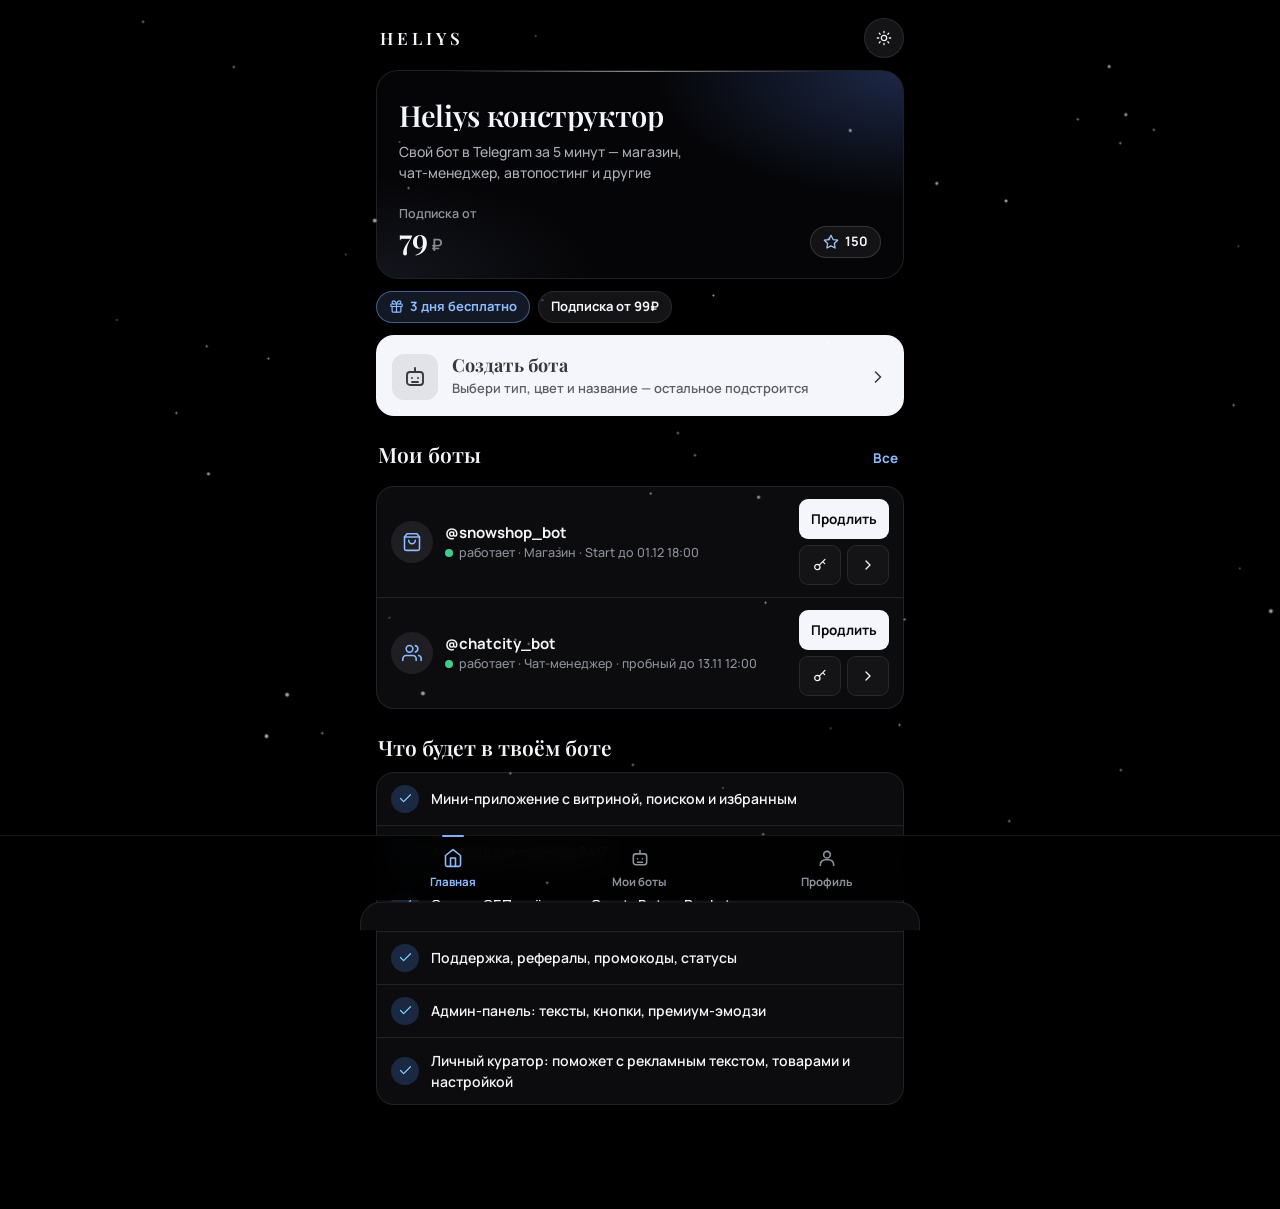
<file: webapp/ny-demo.html>
<!doctype html>
<meta charset="utf-8">
<title>Новогодняя тема — демо</title>
<!-- Только для просмотра на компьютере: ny-demo.html?p=ctor (конструктор) или ?p=index (магазин). На сервер не заливается. -->
<script>
  try { sessionStorage.removeItem("ny-splash"); } catch (e) {}
  const p = new URLSearchParams(location.search).get("p") === "index" ? "index.html" : "ctor.html";
  fetch(p, { cache: "no-store" }).then((r) => r.text()).then((t) => {
    document.open();
    document.write(t.replace("</body>", '<script src="ny.js?' + Date.now() + '"><\/script></body>'));
    document.close();
  });
</script>
</file>
